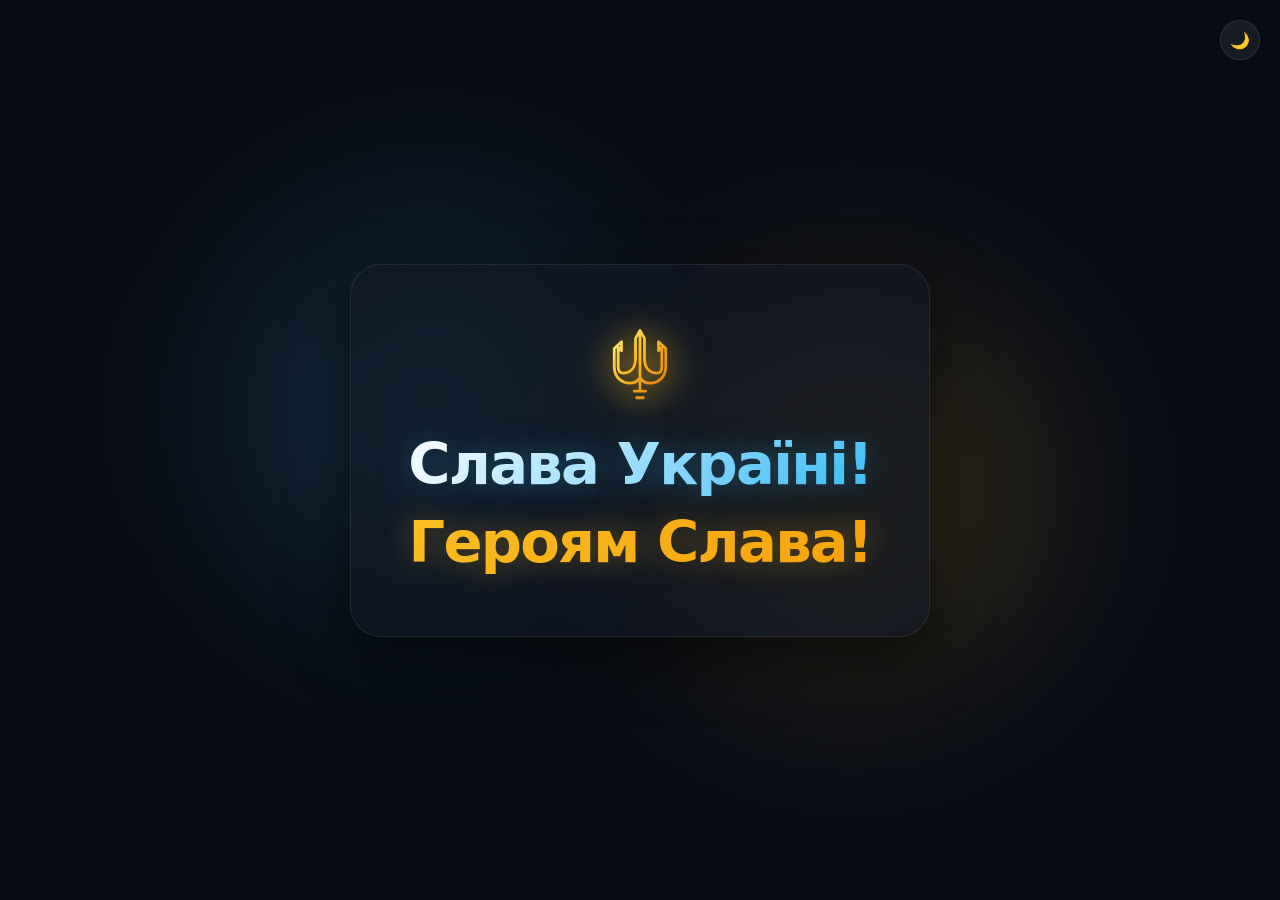
<file: index.html>
<!DOCTYPE html>
<html lang="uk">
<head>
  <meta charset="UTF-8">
  <meta name="viewport" content="width=device-width, initial-scale=1.0">
  <title>Слава Україні! — Героям Слава!</title>
  <meta name="description" content="Слава Україні! Героям Слава!">
  <script>
    (function () {
      try {
        var savedTheme = localStorage.getItem('slava_theme') || 'dark';
        document.documentElement.setAttribute('data-theme', savedTheme);
      } catch (e) {
        document.documentElement.setAttribute('data-theme', 'dark');
      }
    })();
  </script>
  <style>
    :root {
      --bg: #090d16;
      --card-bg: rgba(18, 24, 38, 0.65);
      --card-border: rgba(255, 255, 255, 0.08);
      --card-shadow: 0 20px 60px rgba(0, 0, 0, 0.6), 0 0 1px rgba(255, 255, 255, 0.2);
      
      --text-white: #ffffff;
      
      --ua-blue: #38bdf8;
      --ua-blue-deep: #0284c7;
      --ua-gold: #fbbf24;
      --ua-gold-deep: #f59e0b;

      --glow-blue: rgba(56, 189, 248, 0.24);
      --glow-gold: rgba(251, 191, 36, 0.24);
      --btn-bg: rgba(255, 255, 255, 0.06);
      --btn-hover: rgba(255, 255, 255, 0.12);
      --btn-border: rgba(255, 255, 255, 0.1);
    }

    [data-theme="light"] {
      --bg: #f8fafc;
      --card-bg: rgba(255, 255, 255, 0.88);
      --card-border: rgba(0, 0, 0, 0.07);
      --card-shadow: 0 20px 50px rgba(0, 0, 0, 0.08), 0 1px 3px rgba(0, 0, 0, 0.05);

      --text-white: #0f172a;

      --ua-blue: #0284c7;
      --ua-blue-deep: #0369a1;
      --ua-gold: #d97706;
      --ua-gold-deep: #b45309;

      --glow-blue: rgba(2, 132, 199, 0.16);
      --glow-gold: rgba(217, 119, 6, 0.16);
      --btn-bg: rgba(0, 0, 0, 0.04);
      --btn-hover: rgba(0, 0, 0, 0.08);
      --btn-border: rgba(0, 0, 0, 0.08);
    }

    * {
      box-sizing: border-box;
      margin: 0;
      padding: 0;
    }

    html, body {
      width: 100%;
      min-height: 100%;
    }

    body {
      font-family: system-ui, -apple-system, BlinkMacSystemFont, "Segoe UI", Roboto, sans-serif;
      background-color: var(--bg);
      color: var(--text-white);
      min-height: 100vh;
      display: flex;
      flex-direction: column;
      align-items: center;
      justify-content: center;
      padding: 24px 16px;
      position: relative;
      overflow: hidden;
      transition: background-color 0.3s ease, color 0.3s ease;
      -webkit-font-smoothing: antialiased;
    }

    /* Фонове анімоване світіння */
    .ambient-mesh {
      position: fixed;
      inset: 0;
      pointer-events: none;
      z-index: 0;
      overflow: hidden;
    }
    .orb-blue {
      position: absolute;
      top: 15%;
      left: 12%;
      width: clamp(280px, 45vw, 550px);
      height: clamp(280px, 45vw, 550px);
      background: radial-gradient(circle, var(--glow-blue) 0%, transparent 70%);
      filter: blur(80px);
      animation: floatOrb 12s ease-in-out infinite alternate;
    }
    .orb-gold {
      position: absolute;
      bottom: 15%;
      right: 12%;
      width: clamp(280px, 45vw, 550px);
      height: clamp(280px, 45vw, 550px);
      background: radial-gradient(circle, var(--glow-gold) 0%, transparent 70%);
      filter: blur(80px);
      animation: floatOrb 14s ease-in-out infinite alternate-reverse;
    }

    @keyframes floatOrb {
      0% { transform: translate(0, 0) scale(1); }
      100% { transform: translate(30px, -40px) scale(1.15); }
    }

    /* Кнопка теми */
    .top-bar {
      position: absolute;
      top: 20px;
      right: 20px;
      z-index: 10;
    }
    .btn-toggle {
      display: inline-flex;
      align-items: center;
      justify-content: center;
      width: 40px;
      height: 40px;
      background: var(--btn-bg);
      border: 1px solid var(--btn-border);
      color: var(--text-white);
      border-radius: 50%;
      font-size: 1rem;
      cursor: pointer;
      backdrop-filter: blur(12px);
      -webkit-backdrop-filter: blur(12px);
      transition: all 0.2s ease;
      user-select: none;
    }
    .btn-toggle:hover {
      background: var(--btn-hover);
      transform: translateY(-1px) scale(1.05);
    }

    /* Центральна картка */
    .stage-card {
      position: relative;
      z-index: 1;
      width: 100%;
      max-width: 580px;
      background: var(--card-bg);
      border: 1px solid var(--card-border);
      border-radius: 32px;
      padding: clamp(36px, 8vw, 60px) clamp(24px, 6vw, 48px);
      backdrop-filter: blur(20px);
      -webkit-backdrop-filter: blur(20px);
      box-shadow: var(--card-shadow);
      text-align: center;
      display: flex;
      flex-direction: column;
      align-items: center;
      animation: cardAppear 0.8s cubic-bezier(0.16, 1, 0.3, 1) forwards;
    }

    @keyframes cardAppear {
      from {
        opacity: 0;
        transform: translateY(20px) scale(0.96);
      }
      to {
        opacity: 1;
        transform: translateY(0) scale(1);
      }
    }

    /* Герб (Тризуб) */
    .emblem-wrap {
      position: relative;
      width: 80px;
      height: 80px;
      display: flex;
      align-items: center;
      justify-content: center;
      margin-bottom: 28px;
    }
    .emblem-halo {
      position: absolute;
      inset: -14px;
      background: radial-gradient(circle, var(--glow-gold) 0%, transparent 75%);
      border-radius: 50%;
      filter: blur(14px);
      animation: pulseHalo 4s ease-in-out infinite alternate;
    }
    @keyframes pulseHalo {
      0% { opacity: 0.6; transform: scale(0.9); }
      100% { opacity: 1; transform: scale(1.25); }
    }
    .emblem-svg {
      width: 56px;
      height: 76px;
      position: relative;
      filter: drop-shadow(0 4px 14px rgba(251, 191, 36, 0.45));
      transition: transform 0.3s cubic-bezier(0.34, 1.56, 0.64, 1);
    }
    .stage-card:hover .emblem-svg {
      transform: scale(1.08);
    }

    /* Заголовки */
    .motto-group {
      display: flex;
      flex-direction: column;
      gap: 14px;
      margin-bottom: 0;
    }

    .line-call {
      font-size: clamp(2.3rem, 7.5vw, 3.6rem);
      font-weight: 900;
      line-height: 1.12;
      letter-spacing: -0.03em;
      background: linear-gradient(135deg, #ffffff 10%, var(--ua-blue) 100%);
      -webkit-background-clip: text;
      -webkit-text-fill-color: transparent;
      text-shadow: 0 0 32px rgba(56, 189, 248, 0.35);
    }

    [data-theme="light"] .line-call {
      background: linear-gradient(135deg, #0f172a 30%, var(--ua-blue-deep) 100%);
      -webkit-background-clip: text;
      -webkit-text-fill-color: transparent;
      text-shadow: none;
    }

    .line-response {
      font-size: clamp(2.3rem, 7.5vw, 3.6rem);
      font-weight: 900;
      line-height: 1.12;
      letter-spacing: -0.03em;
      background: linear-gradient(135deg, var(--ua-gold) 0%, var(--ua-gold-deep) 100%);
      -webkit-background-clip: text;
      -webkit-text-fill-color: transparent;
      text-shadow: 0 0 32px rgba(251, 191, 36, 0.35);
    }

    [data-theme="light"] .line-response {
      background: linear-gradient(135deg, #b45309 0%, #d97706 100%);
      -webkit-background-clip: text;
      -webkit-text-fill-color: transparent;
      text-shadow: none;
    }

    /* Адаптація для маленьких екранів */
    @media (max-width: 480px) {
      .stage-card {
        padding: 38px 20px;
        border-radius: 24px;
      }
      .emblem-wrap {
        margin-bottom: 22px;
      }
    }
  </style>
</head>
<body>

  <!-- М'яке фонове сяйво -->
  <div class="ambient-mesh" aria-hidden="true">
    <div class="orb-blue"></div>
    <div class="orb-gold"></div>
  </div>

  <!-- Кнопка теми (світла / темна) -->
  <div class="top-bar">
    <button id="btn-theme" class="btn-toggle" title="Змінити тему">
      <span id="theme-icon">🌙</span>
    </button>
  </div>

  <!-- Головна картка -->
  <main class="stage-card">
    
    <!-- Векторний Державний Герб України (Тризуб) -->
    <div class="emblem-wrap" aria-label="Герб України">
      <div class="emblem-halo"></div>
      <svg class="emblem-svg" viewBox="0 0 100 135" fill="none" xmlns="http://www.w3.org/2000/svg">
        <defs>
          <linearGradient id="tryzubGrad" x1="0%" y1="0%" x2="100%" y2="100%">
            <stop offset="0%" stop-color="#fef08a"/>
            <stop offset="40%" stop-color="#fbbf24"/>
            <stop offset="100%" stop-color="#d97706"/>
          </linearGradient>
        </defs>
        <!-- Центральний та бічні елементи Тризуба -->
        <path d="M50 6 L50 84 M50 6 L42 20 L42 56 C42 74 32 82 20 82 C14 82 11 78 11 70 L11 36 L17 42 L17 26 L4 38 L4 70 C4 88 16 100 32 100 C40 100 46 96 50 90 C54 96 60 100 68 100 C84 100 96 88 96 70 L96 38 L83 26 L83 42 L89 36 L89 70 C89 78 86 82 80 82 C68 82 58 74 58 56 L58 20 Z M50 84 L50 114 M40 114 L60 114 M44 126 L56 126" 
              stroke="url(#tryzubGrad)" 
              stroke-width="5" 
              stroke-linecap="round" 
              stroke-linejoin="round"/>
      </svg>
    </div>

    <!-- Заповітні слова -->
    <div class="motto-group">
      <h1 class="line-call">Слава Україні!</h1>
      <h2 class="line-response">Героям Слава!</h2>
    </div>

  </main>

  <script>
    (function () {
      const themeBtn = document.getElementById('btn-theme');
      const themeIcon = document.getElementById('theme-icon');

      function updateThemeIcon(t) {
        if (themeIcon) {
          themeIcon.textContent = t === 'light' ? '☀️' : '🌙';
        }
      }

      const initialTheme = document.documentElement.getAttribute('data-theme') || 'dark';
      updateThemeIcon(initialTheme);

      if (themeBtn) {
        themeBtn.addEventListener('click', function () {
          const current = document.documentElement.getAttribute('data-theme') || 'dark';
          const next = current === 'dark' ? 'light' : 'dark';
          document.documentElement.setAttribute('data-theme', next);
          try {
            localStorage.setItem('slava_theme', next);
          } catch (e) {}
          updateThemeIcon(next);
        });
      }
    })();
  </script>
</body>
</html>
</file>
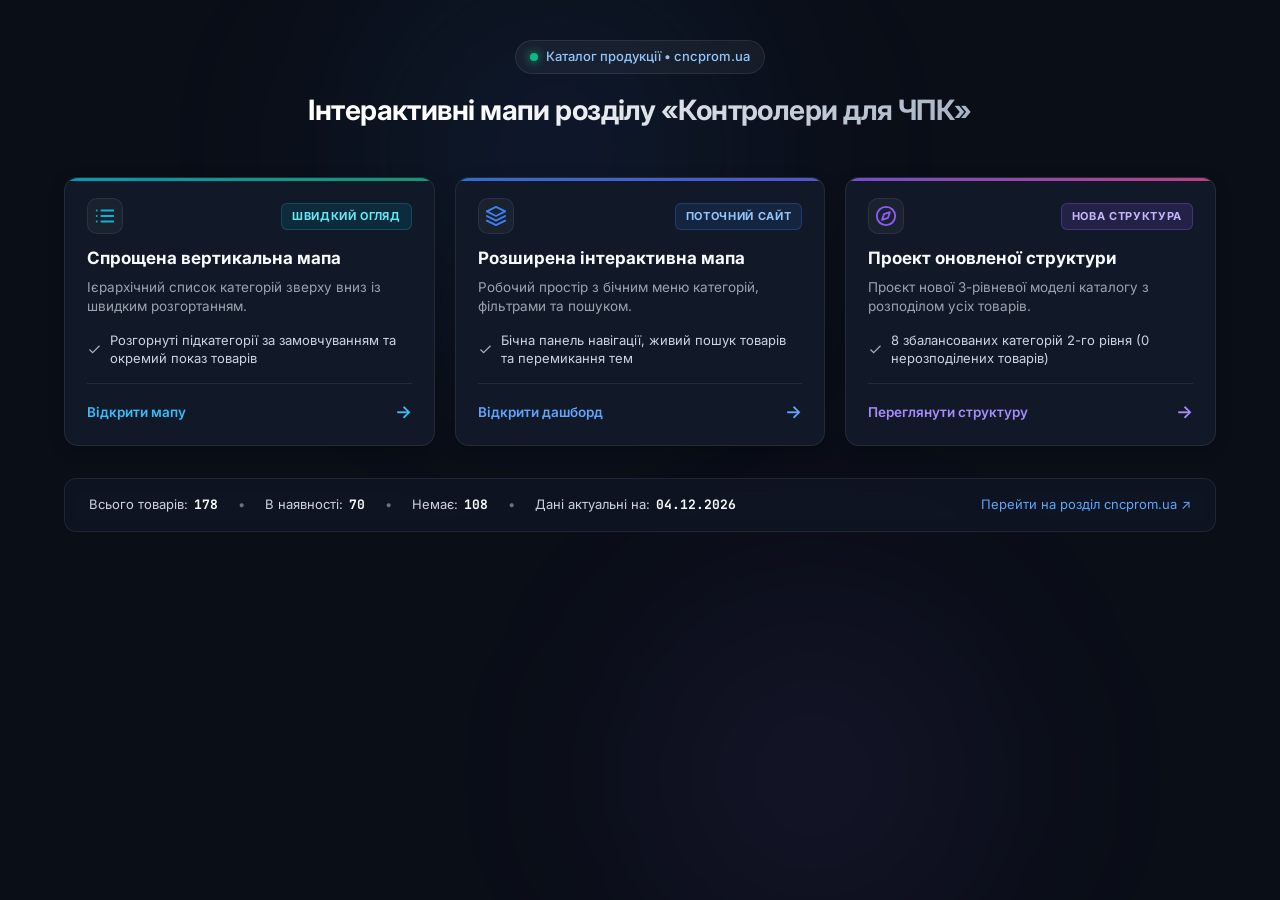
<file: cnc/map/index.html>
<!DOCTYPE html>

<html lang="uk">

<head>
  <meta charset="UTF-8">
  <meta name="viewport" content="width=device-width, initial-scale=1.0">
  <title>Контролери для ЧПК — Навігатор мап каталогу</title>
  <link rel="preconnect" href="https://fonts.googleapis.com">
  <link rel="preconnect" href="https://fonts.gstatic.com" crossorigin>
  <link
    href="https://fonts.googleapis.com/css2?family=Inter:wght@400;500;600;700;800&family=JetBrains+Mono:wght@400;500;600&display=swap"
    rel="stylesheet">
  <style>
    :root {
      --bg-base: #0a0e17;
      --bg-surface: #111827;
      --bg-surface-hover: #182235;
      --border-subtle: rgba(255, 255, 255, 0.08);
      --border-hover: rgba(255, 255, 255, 0.2);
      --text-primary: #f9fafb;
      --text-secondary: #9ca3af;
      --text-muted: #6b7280;

      --accent-simple: #06b6d4;
      --accent-simple-glow: rgba(6, 182, 212, 0.2);
      --accent-full: #3b82f6;
      --accent-full-glow: rgba(59, 130, 246, 0.2);
      --accent-new: #8b5cf6;
      --accent-new-glow: rgba(139, 92, 246, 0.25);
    }

    * {
      box-sizing: border-box;
      margin: 0;
      padding: 0;
    }

    body {
      font-family: 'Inter', system-ui, -apple-system, sans-serif;
      background-color: var(--bg-base);
      color: var(--text-primary);
      min-height: 100vh;
      display: flex;
      flex-direction: column;
      line-height: 1.5;
      position: relative;
      overflow-x: hidden;
    }

    /* Декоративні фонові градієнти */
    body::before {
      content: '';
      position: fixed;
      top: -150px;
      left: 20%;
      width: 600px;
      height: 600px;
      background: radial-gradient(circle, rgba(59, 130, 246, 0.12) 0%, transparent 70%);
      filter: blur(80px);
      pointer-events: none;
      z-index: 0;
    }

    body::after {
      content: '';
      position: fixed;
      bottom: -150px;
      right: 15%;
      width: 550px;
      height: 550px;
      background: radial-gradient(circle, rgba(139, 92, 246, 0.1) 0%, transparent 70%);
      filter: blur(80px);
      pointer-events: none;
      z-index: 0;
    }

    .container {
      max-width: 1200px;
      width: 100%;
      margin: 0 auto;
      padding: 40px 24px;
      position: relative;
      z-index: 1;
      flex: 1;
      display: flex;
      flex-direction: column;
    }

    /* Шапка */
    .header {
      margin-bottom: 48px;
      text-align: center;
    }

    .badge-top {
      display: inline-flex;
      align-items: center;
      gap: 8px;
      padding: 6px 14px;
      border-radius: 9999px;
      background: rgba(255, 255, 255, 0.05);
      border: 1px solid var(--border-subtle);
      color: #93c5fd;
      font-size: 13px;
      font-weight: 500;
      margin-bottom: 18px;
      backdrop-filter: blur(8px);
    }

    .badge-dot {
      width: 8px;
      height: 8px;
      border-radius: 50%;
      background: #10b981;
      box-shadow: 0 0 10px #10b981;
    }

    .header h1 {
      font-size: clamp(20px, 3vw, 28px);
      font-weight: 700;
      letter-spacing: -0.02em;
      line-height: 1.35;
      max-width: 850px;
      margin: 0 auto;
      background: linear-gradient(135deg, #ffffff 30%, #94a3b8 100%);
      -webkit-background-clip: text;
      -webkit-text-fill-color: transparent;
    }

    /* Сітка карток */
    .cards-grid {
      display: grid;
      grid-template-columns: repeat(auto-fit, minmax(300px, 1fr));
      gap: 20px;
      margin-bottom: 32px;
    }

    .card {
      background: var(--bg-surface);
      border: 1px solid var(--border-subtle);
      border-radius: 14px;
      padding: 20px 22px;
      text-decoration: none;
      color: inherit;
      display: flex;
      flex-direction: column;
      justify-content: space-between;
      position: relative;
      overflow: hidden;
      transition: all 0.25s cubic-bezier(0.4, 0, 0.2, 1);
      box-shadow: 0 4px 16px rgba(0, 0, 0, 0.2);
    }

    .card::before {
      content: '';
      position: absolute;
      top: 0;
      left: 0;
      right: 0;
      height: 3px;
      opacity: 0.8;
      transition: opacity 0.28s ease, height 0.28s ease;
    }

    .card.card-simple::before {
      background: linear-gradient(90deg, #06b6d4, #10b981);
    }

    .card.card-full::before {
      background: linear-gradient(90deg, #3b82f6, #6366f1);
    }

    .card.card-new::before {
      background: linear-gradient(90deg, #8b5cf6, #ec4899);
    }

    .card:hover {
      transform: translateY(-4px);
      background: var(--bg-surface-hover);
      border-color: var(--border-hover);
      box-shadow: 0 14px 28px rgba(0, 0, 0, 0.35);
    }

    .card:hover::before {
      height: 4px;
      opacity: 1;
    }

    .card.card-simple:hover {
      box-shadow: 0 14px 28px var(--accent-simple-glow);
    }

    .card.card-full:hover {
      box-shadow: 0 14px 28px var(--accent-full-glow);
    }

    .card.card-new:hover {
      box-shadow: 0 14px 28px var(--accent-new-glow);
    }

    /* Верхня частина картки */
    .card-header {
      display: flex;
      align-items: center;
      justify-content: space-between;
      margin-bottom: 12px;
    }

    .card-icon-box {
      width: 36px;
      height: 36px;
      border-radius: 10px;
      display: flex;
      align-items: center;
      justify-content: center;
      background: rgba(255, 255, 255, 0.04);
      border: 1px solid var(--border-subtle);
    }

    .card-simple .card-icon-box svg {
      color: var(--accent-simple);
    }

    .card-full .card-icon-box svg {
      color: var(--accent-full);
    }

    .card-new .card-icon-box svg {
      color: var(--accent-new);
    }

    .card-tag {
      font-size: 11px;
      text-transform: uppercase;
      font-weight: 700;
      letter-spacing: 0.06em;
      padding: 4px 10px;
      border-radius: 6px;
    }

    .card-simple .card-tag {
      background: rgba(6, 182, 212, 0.12);
      color: #67e8f9;
      border: 1px solid rgba(6, 182, 212, 0.25);
    }

    .card-full .card-tag {
      background: rgba(59, 130, 246, 0.12);
      color: #93c5fd;
      border: 1px solid rgba(59, 130, 246, 0.25);
    }

    .card-new .card-tag {
      background: rgba(139, 92, 246, 0.15);
      color: #c4b5fd;
      border: 1px solid rgba(139, 92, 246, 0.3);
    }

    .card-title {
      font-size: 17px;
      font-weight: 700;
      color: var(--text-primary);
      margin-bottom: 6px;
    }

    .card-desc {
      font-size: 13.5px;
      color: var(--text-secondary);
      margin-bottom: 14px;
      line-height: 1.45;
    }

    /* Перелік переваг/особливостей */
    .card-features {
      list-style: none;
      margin-bottom: 16px;
      display: flex;
      flex-direction: column;
      gap: 8px;
    }

    .card-features li {
      font-size: 13px;
      color: #cbd5e1;
      display: flex;
      align-items: center;
      gap: 8px;
      line-height: 1.4;
    }

    .card-features svg {
      flex-shrink: 0;
      width: 15px;
      height: 15px;
      opacity: 0.8;
    }

    /* Підвал картки (кнопка) */
    .card-action {
      padding-top: 14px;
      border-top: 1px solid var(--border-subtle);
      display: flex;
      align-items: center;
      justify-content: space-between;
      font-size: 13.5px;
      font-weight: 600;
      transition: gap 0.2s ease;
    }

    .card-simple .card-action {
      color: #38bdf8;
    }

    .card-full .card-action {
      color: #60a5fa;
    }

    .card-new .card-action {
      color: #a78bfa;
    }

    .card-arrow {
      font-size: 18px;
      transition: transform 0.2s ease;
    }

    .card:hover .card-arrow {
      transform: translateX(6px);
    }

    /* Додаткова інформаційна смужка */
    .info-bar {
      background: rgba(17, 24, 39, 0.7);
      border: 1px solid var(--border-subtle);
      border-radius: 12px;
      padding: 16px 24px;
      display: flex;
      align-items: center;
      justify-content: space-between;
      flex-wrap: wrap;
      gap: 16px;
      font-size: 13px;
      color: var(--text-muted);
      backdrop-filter: blur(8px);
    }

    .info-stats {
      display: flex;
      align-items: center;
      gap: 20px;
      flex-wrap: wrap;
    }

    .info-stat-item {
      display: flex;
      align-items: center;
      gap: 6px;
      color: #cbd5e1;
    }

    .info-stat-item strong {
      color: #f8fafc;
      font-family: 'JetBrains Mono', monospace;
    }

    .site-link {
      color: #60a5fa;
      text-decoration: none;
      display: inline-flex;
      align-items: center;
      gap: 6px;
      transition: color 0.2s;
    }

    .site-link:hover {
      color: #93c5fd;
      text-decoration: underline;
    }

    @media (max-width: 768px) {
      .container {
        padding: 24px 16px;
      }

      .cards-grid {
        grid-template-columns: 1fr;
      }

      .info-bar {
        flex-direction: column;
        align-items: flex-start;
      }
    }
  </style>
</head>

<body>

  <div class="container">
    <!-- Верхній блок -->
    <header class="header">
      <div class="badge-top">
        <span class="badge-dot"></span>
        Каталог продукції • cncprom.ua
      </div>
      <h1>Інтерактивні мапи розділу «Контролери для ЧПК»</h1>
    </header>

    <!-- 3 Картки посилань -->
    <main class="cards-grid">

      <!-- 1. Спрощена вертикальна мапа -->
      <a href="kontroleri_chpk_simple.html" class="card card-simple">
        <div>
          <div class="card-header">
            <div class="card-icon-box">
              <svg width="22" height="22" viewBox="0 0 24 24" fill="none" stroke="currentColor" stroke-width="2"
                stroke-linecap="round" stroke-linejoin="round">
                <line x1="8" y1="6" x2="21" y2="6"></line>
                <line x1="8" y1="12" x2="21" y2="12"></line>
                <line x1="8" y1="18" x2="21" y2="18"></line>
                <line x1="3" y1="6" x2="3.01" y2="6"></line>
                <line x1="3" y1="12" x2="3.01" y2="12"></line>
                <line x1="3" y1="18" x2="3.01" y2="18"></line>
              </svg>
            </div>
            <span class="card-tag">Швидкий огляд</span>
          </div>

          <h2 class="card-title">Спрощена вертикальна мапа</h2>
          <p class="card-desc">
            Ієрархічний список категорій зверху вниз із швидким розгортанням.
          </p>

          <ul class="card-features">
            <li>
              <svg viewBox="0 0 24 24" fill="none" stroke="currentColor" stroke-width="2">
                <polyline points="20 6 9 17 4 12"></polyline>
              </svg>
              Розгорнуті підкатегорії за замовчуванням та окремий показ товарів
            </li>
          </ul>
        </div>

        <div class="card-action">
          <span>Відкрити мапу</span>
          <span class="card-arrow">→</span>
        </div>
      </a>

      <!-- 2. Розширена інтерактивна мапа -->
      <a href="kontroleri_chpk.html" class="card card-full">
        <div>
          <div class="card-header">
            <div class="card-icon-box">
              <svg width="22" height="22" viewBox="0 0 24 24" fill="none" stroke="currentColor" stroke-width="2"
                stroke-linecap="round" stroke-linejoin="round">
                <polygon points="12 2 2 7 12 12 22 7 12 2"></polygon>
                <polyline points="2 17 12 22 22 17"></polyline>
                <polyline points="2 12 12 17 22 12"></polyline>
              </svg>
            </div>
            <span class="card-tag">Поточний сайт</span>
          </div>

          <h2 class="card-title">Розширена інтерактивна мапа</h2>
          <p class="card-desc">
            Робочий простір з бічним меню категорій, фільтрами та пошуком.
          </p>

          <ul class="card-features">
            <li>
              <svg viewBox="0 0 24 24" fill="none" stroke="currentColor" stroke-width="2">
                <polyline points="20 6 9 17 4 12"></polyline>
              </svg>
              Бічна панель навігації, живий пошук товарів та перемикання тем
            </li>
          </ul>
        </div>

        <div class="card-action">
          <span>Відкрити дашборд</span>
          <span class="card-arrow">→</span>
        </div>
      </a>

      <!-- 3. Проект оновленої структури -->
      <a href="kontroleri_chpk_onovlenij.html" class="card card-new">
        <div>
          <div class="card-header">
            <div class="card-icon-box">
              <svg width="22" height="22" viewBox="0 0 24 24" fill="none" stroke="currentColor" stroke-width="2"
                stroke-linecap="round" stroke-linejoin="round">
                <circle cx="12" cy="12" r="10"></circle>
                <polygon points="16.24 7.76 14.12 14.12 7.76 16.24 9.88 9.88 16.24 7.76"></polygon>
              </svg>
            </div>
            <span class="card-tag">Нова структура</span>
          </div>

          <h2 class="card-title">Проект оновленої структури</h2>
          <p class="card-desc">
            Проєкт нової 3-рівневої моделі каталогу з розподілом усіх товарів.
          </p>

          <ul class="card-features">
            <li>
              <svg viewBox="0 0 24 24" fill="none" stroke="currentColor" stroke-width="2">
                <polyline points="20 6 9 17 4 12"></polyline>
              </svg>
              8 збалансованих категорій 2-го рівня (0 нерозподілених товарів)
            </li>
          </ul>
        </div>

        <div class="card-action">
          <span>Переглянути структуру</span>
          <span class="card-arrow">→</span>
        </div>
      </a>

    </main>

    <!-- Нижня інформаційна плашка -->
    <footer class="info-bar">
      <div class="info-stats">
        <span class="info-stat-item">Всього товарів: <strong>178</strong></span>
        <span>•</span>
        <span class="info-stat-item">В наявності: <strong>70</strong></span>
        <span>•</span>
        <span class="info-stat-item">Немає: <strong>108</strong></span>
        <span>•</span>
        <span class="info-stat-item">Дані актуальні на: <strong id="current-date">09.09.2026</strong></span>
      </div>

      <a href="https://cncprom.ua/ua/g1022485-kontroleri-dlya-chpu" target="_blank" rel="noopener noreferrer"
        class="site-link">
        Перейти на розділ cncprom.ua ↗
      </a>
    </footer>
  </div>

  <script>
    (function () {
      try {
        const d = new Date();
        const day = String(d.getDate()).padStart(2, '0');
        const month = String(d.getMonth() + 1).padStart(2, '0');
        const year = d.getFullYear();
        const el = document.getElementById('current-date');
        if (el) el.textContent = `${day}.${month}.${year}`;
      } catch (e) { }
    })();
  </script>
</body>

</html>
</file>
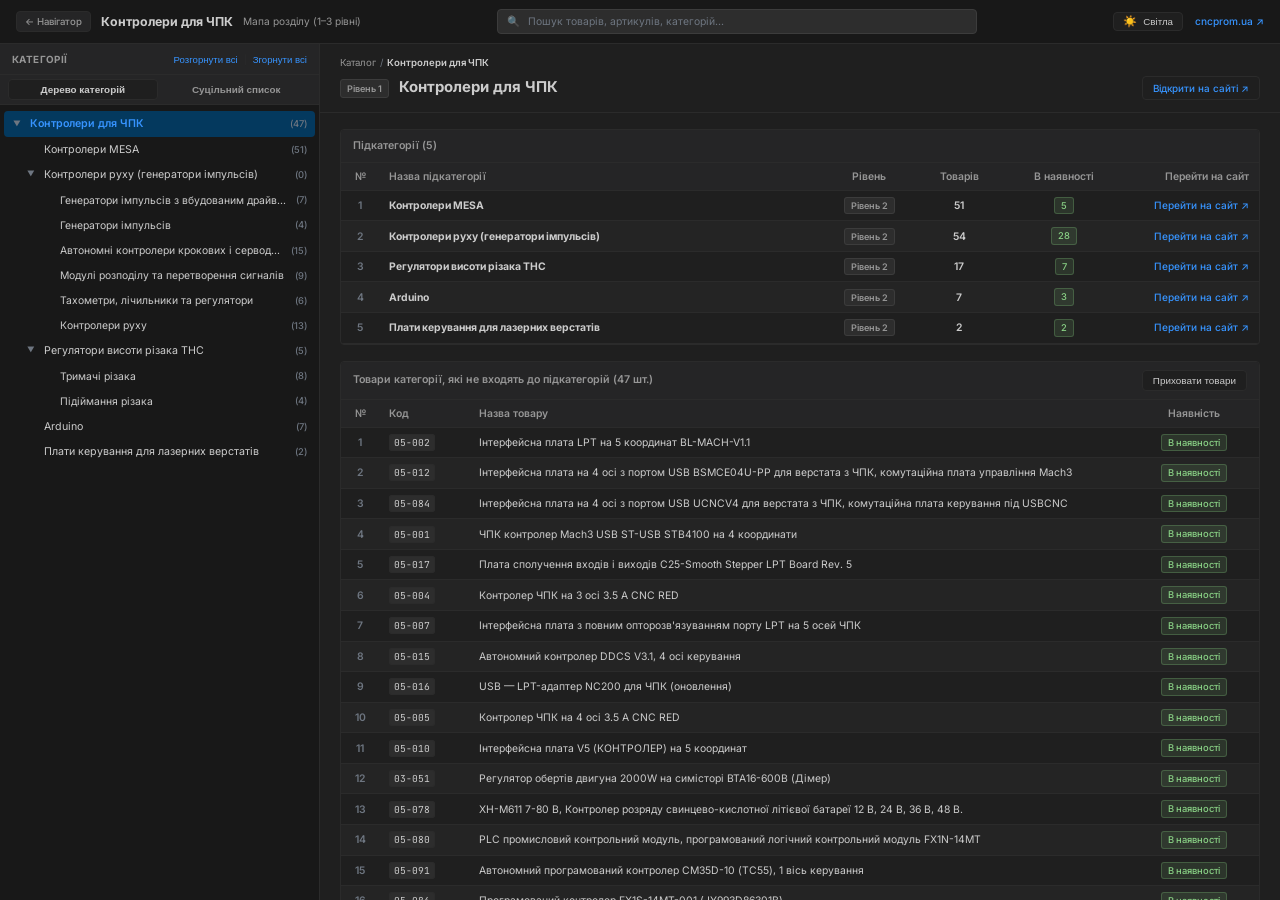
<file: cnc/map/kontroleri_chpk.html>
<!DOCTYPE html>
<html lang="uk">
<head>
  <meta charset="UTF-8">
  <meta name="viewport" content="width=device-width, initial-scale=1.0">
  <title>Каталог: Контролери для ЧПК (1–3 рівні)</title>
  
  <link rel="preconnect" href="https://fonts.googleapis.com">
  <link rel="preconnect" href="https://fonts.gstatic.com" crossorigin>
  <link href="https://fonts.googleapis.com/css2?family=Inter:wght@400;500;600;700&family=JetBrains+Mono:wght@400;500&display=swap" rel="stylesheet">
  
  <link rel="stylesheet" href="style.css">
  <script>
    (function() {
      try {
        var savedTheme = localStorage.getItem('theme');
        if (savedTheme === 'light') {
          document.documentElement.setAttribute('data-theme', 'light');
        } else {
          document.documentElement.setAttribute('data-theme', 'dark');
        }
      } catch (e) {
        document.documentElement.setAttribute('data-theme', 'dark');
      }
    })();
  </script>
</head>
<body>

  <!-- Проста ділова шапка -->
  <header class="app-header">
    <div class="header-left">
      <a href="index.html" class="btn-back-header" title="Повернутися до головного навігатора">← Навігатор</a>
      <span class="catalog-title">Контролери для ЧПК</span>
      <span class="catalog-subtitle">Мапа розділу (1–3 рівні)</span>
    </div>
    <div class="header-center">
      <div class="search-wrap">
        <span class="search-icon">🔍</span>
        <input type="text" id="search-input" class="header-search-input" placeholder="Пошук товарів, артикулів, категорій...">
        <button id="btn-clear-search" class="btn-clear-search" title="Очистити пошук (Esc)" style="display: none;">✕</button>
      </div>
    </div>
    <div class="header-right">
      <button id="btn-theme-toggle" class="btn-theme-toggle" title="Перемкнути тему оформлення (світла / темна)">
        <span class="theme-icon">🌙</span> <span class="theme-text">Темна</span>
      </button>
      <a href="https://cncprom.ua/ua/g1022485-kontroleri-dlya-chpu" target="_blank" rel="noopener noreferrer" class="link-site">
        cncprom.ua ↗
      </a>
    </div>
  </header>

  <!-- Робочий простір: меню зліва + вміст праворуч -->
  <div class="workspace">

    <!-- ЛІВЕ МЕНЮ КАТЕГОРІЙ -->
    <aside class="sidebar">
      <div class="sidebar-top">
        <span class="sidebar-label">Категорії</span>
        <div class="sidebar-tools">
          <button id="btn-expand-all" class="btn-link" title="Розгорнути всі підкатегорії в меню">Розгорнути всі</button>
          <span class="divider">|</span>
          <button id="btn-collapse-all" class="btn-link" title="Згорнути всі підкатегорії в меню">Згорнути всі</button>
        </div>
      </div>

      <!-- Перемикач: Дерево категорій або Суцільний список -->
      <div class="sidebar-tabs">
        <button id="tab-selected" class="tab-btn active">Дерево категорій</button>
        <button id="tab-all" class="tab-btn">Суцільний список</button>
      </div>

      <!-- Деревоподібний список категорій -->
      <nav class="category-tree" id="category-tree">
        <!-- Генерується через app.js -->
      </nav>
    </aside>

    <!-- ПРАВА ОСНОВНА ЧАСТИНА -->
    <main class="main-content">

      <!-- Панель поточної категорії / хлібні крихти -->
      <div class="category-header" id="category-header">
        <div class="breadcrumbs" id="breadcrumbs">
          <span>Каталог</span>
        </div>
        <div class="title-row">
          <div class="title-wrap">
            <span id="cat-level-badge" class="level-tag">Рівень 1</span>
            <h2 id="cat-heading" class="cat-title">Контролери для ЧПК</h2>
          </div>
          <div class="title-actions">
            <a id="cat-site-link" href="#" target="_blank" rel="noopener noreferrer" class="btn-site">
              Відкрити на сайті ↗
            </a>
          </div>
        </div>

        <!-- Незалежне керування показом товарів для кожного рівня -->
        <div class="level-toggles-bar" id="level-toggles-bar">
          <span class="toggles-label">Товари:</span>
          <button id="btn-toggle-lvl-1" class="btn-lvl-toggle active" data-level="1">
            Рівень 1 (47 тов.): <span class="status-text">Показано</span>
          </button>
          <button id="btn-toggle-lvl-2" class="btn-lvl-toggle active" data-level="2">
            Рівень 2 (78 тов.): <span class="status-text">Показано</span>
          </button>
          <button id="btn-toggle-lvl-3" class="btn-lvl-toggle active" data-level="3">
            Рівень 3 (53 тов.): <span class="status-text">Показано</span>
          </button>
        </div>
      </div>

      <!-- Область контенту (таблиці) -->
      <div class="content-body" id="content-body">
        <!-- Генерується через app.js -->
      </div>

    </main>

  </div>

  <script src="data.js"></script>
  <script src="app.js"></script>
</body>
</html>
</file>
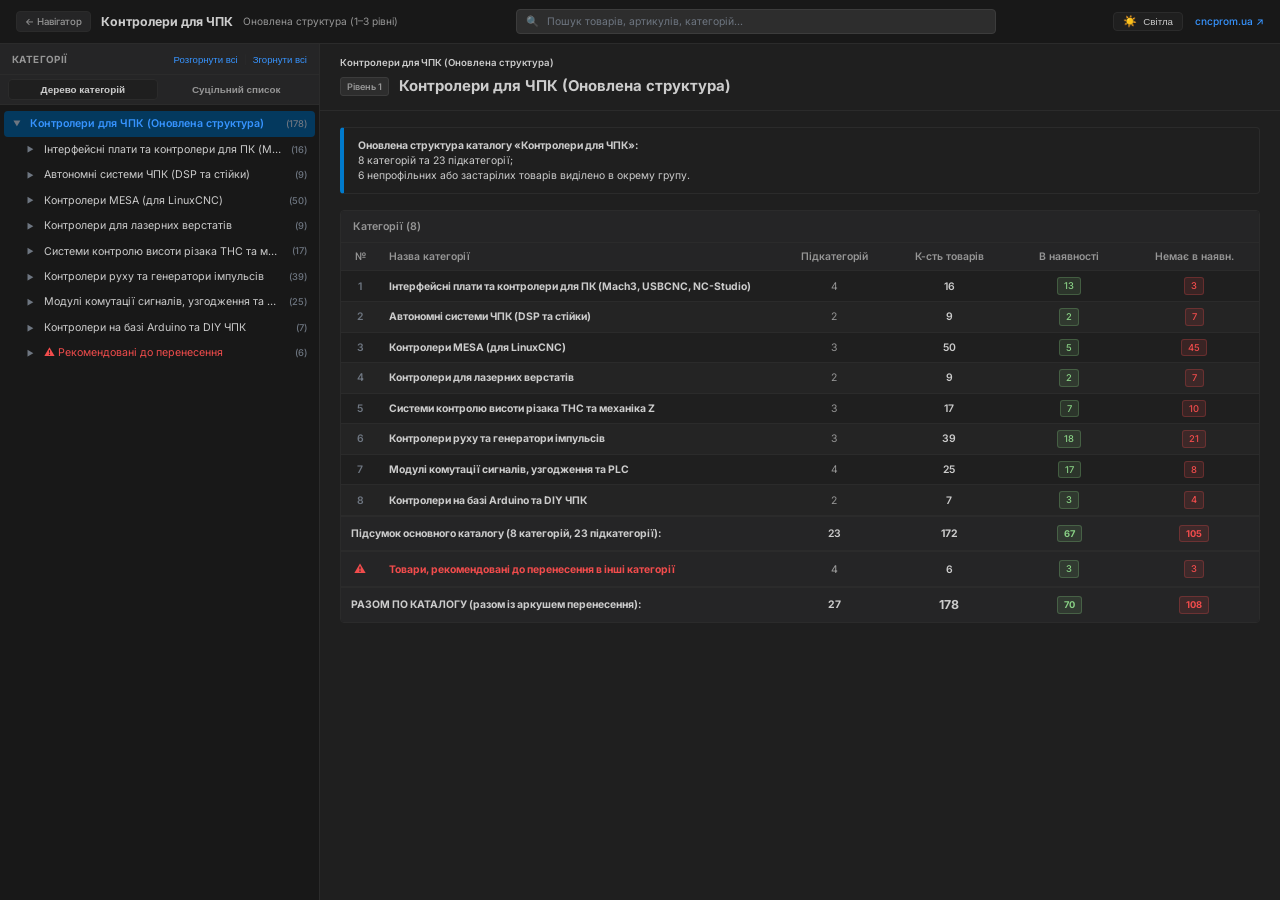
<file: cnc/map/kontroleri_chpk_onovlenij.html>
<!DOCTYPE html>
<html lang="uk">
<head>
  <meta charset="UTF-8">
  <meta name="viewport" content="width=device-width, initial-scale=1.0">
  <title>Оновлений каталог: Контролери для ЧПК (1–3 рівні)</title>
  
  <link rel="preconnect" href="https://fonts.googleapis.com">
  <link rel="preconnect" href="https://fonts.gstatic.com" crossorigin>
  <link href="https://fonts.googleapis.com/css2?family=Inter:wght@400;500;600;700&family=JetBrains+Mono:wght@400;500&display=swap" rel="stylesheet">
  
  <link rel="stylesheet" href="style.css">
  <script>
    (function() {
      try {
        var savedTheme = localStorage.getItem('theme');
        if (savedTheme === 'light') {
          document.documentElement.setAttribute('data-theme', 'light');
        } else {
          document.documentElement.setAttribute('data-theme', 'dark');
        }
      } catch (e) {
        document.documentElement.setAttribute('data-theme', 'dark');
      }
    })();
  </script>
</head>
<body>

  <!-- Проста ділова шапка -->
  <header class="app-header">
    <div class="header-left">
      <a href="index.html" class="btn-back-header" title="Повернутися до головного навігатора">← Навігатор</a>
      <span class="catalog-title">Контролери для ЧПК</span>
      <span class="catalog-subtitle">Оновлена структура (1–3 рівні)</span>
    </div>
    <div class="header-center">
      <div class="search-wrap">
        <span class="search-icon">🔍</span>
        <input type="text" id="search-input" class="header-search-input" placeholder="Пошук товарів, артикулів, категорій...">
        <button id="btn-clear-search" class="btn-clear-search" title="Очистити пошук (Esc)" style="display: none;">✕</button>
      </div>
    </div>
    <div class="header-right">
      <button id="btn-theme-toggle" class="btn-theme-toggle" title="Перемкнути тему оформлення (світла / темна)">
        <span class="theme-icon">🌙</span> <span class="theme-text">Темна</span>
      </button>
      <a href="https://cncprom.ua/ua/g1022485-kontroleri-dlya-chpu" target="_blank" rel="noopener noreferrer" class="link-site">
        cncprom.ua ↗
      </a>
    </div>
  </header>

  <!-- Робочий простір: меню зліва + вміст праворуч -->
  <div class="workspace">

    <!-- ЛІВЕ МЕНЮ КАТЕГОРІЙ -->
    <aside class="sidebar">
      <div class="sidebar-top">
        <span class="sidebar-label">Категорії</span>
        <div class="sidebar-tools">
          <button id="btn-expand-all" class="btn-link" title="Розгорнути всі підкатегорії в меню">Розгорнути всі</button>
          <span class="divider">|</span>
          <button id="btn-collapse-all" class="btn-link" title="Згорнути всі підкатегорії в меню">Згорнути всі</button>
        </div>
      </div>

      <!-- Перемикач: Дерево категорій або Суцільний список -->
      <div class="sidebar-tabs">
        <button id="tab-selected" class="tab-btn active">Дерево категорій</button>
        <button id="tab-all" class="tab-btn">Суцільний список</button>
      </div>

      <!-- Деревоподібний список категорій -->
      <nav class="category-tree" id="category-tree">
        <!-- Генерується через app_onovlenij.js -->
      </nav>
    </aside>

    <!-- ПРАВА ОСНОВНА ЧАСТИНА -->
    <main class="main-content">

      <!-- Панель поточної категорії / хлібні крихти -->
      <div class="category-header" id="category-header">
        <div class="breadcrumbs" id="breadcrumbs">
          <span>Каталог</span>
        </div>
        <div class="title-row">
          <div class="title-wrap">
            <span id="cat-level-badge" class="level-tag">Рівень 1</span>
            <h2 id="cat-heading" class="cat-title">Контролери для ЧПК</h2>
          </div>
          <!-- Посилання на сайт категорій 2 та 3 рівня НЕ потрібні, заголовок лаконічний -->
        </div>

        <!-- Незалежне керування показом товарів для суцільного списку (за замовчуванням приховане в режимі дерева) -->
        <div class="level-toggles-bar" id="level-toggles-bar" style="display: none;">
          <span class="toggles-label">Показ товарів:</span>
          <button id="btn-toggle-lvl-3" class="btn-lvl-toggle active" data-level="3">
            Основний каталог (172): <span class="status-text">Показано</span>
          </button>
          <button id="btn-toggle-transfer" class="btn-lvl-toggle active" data-level="transfer">
            До перенесення (6): <span class="status-text">Показано</span>
          </button>
        </div>
      </div>

      <!-- Область контенту (таблиці) -->
      <div class="content-body" id="content-body">
        <!-- Генерується через app_onovlenij.js -->
      </div>

    </main>

  </div>

  <!-- Підключення даних та логіки нової структури -->
  <script src="data_onovlenij.js"></script>
  <script src="app_onovlenij.js"></script>
</body>
</html>
</file>
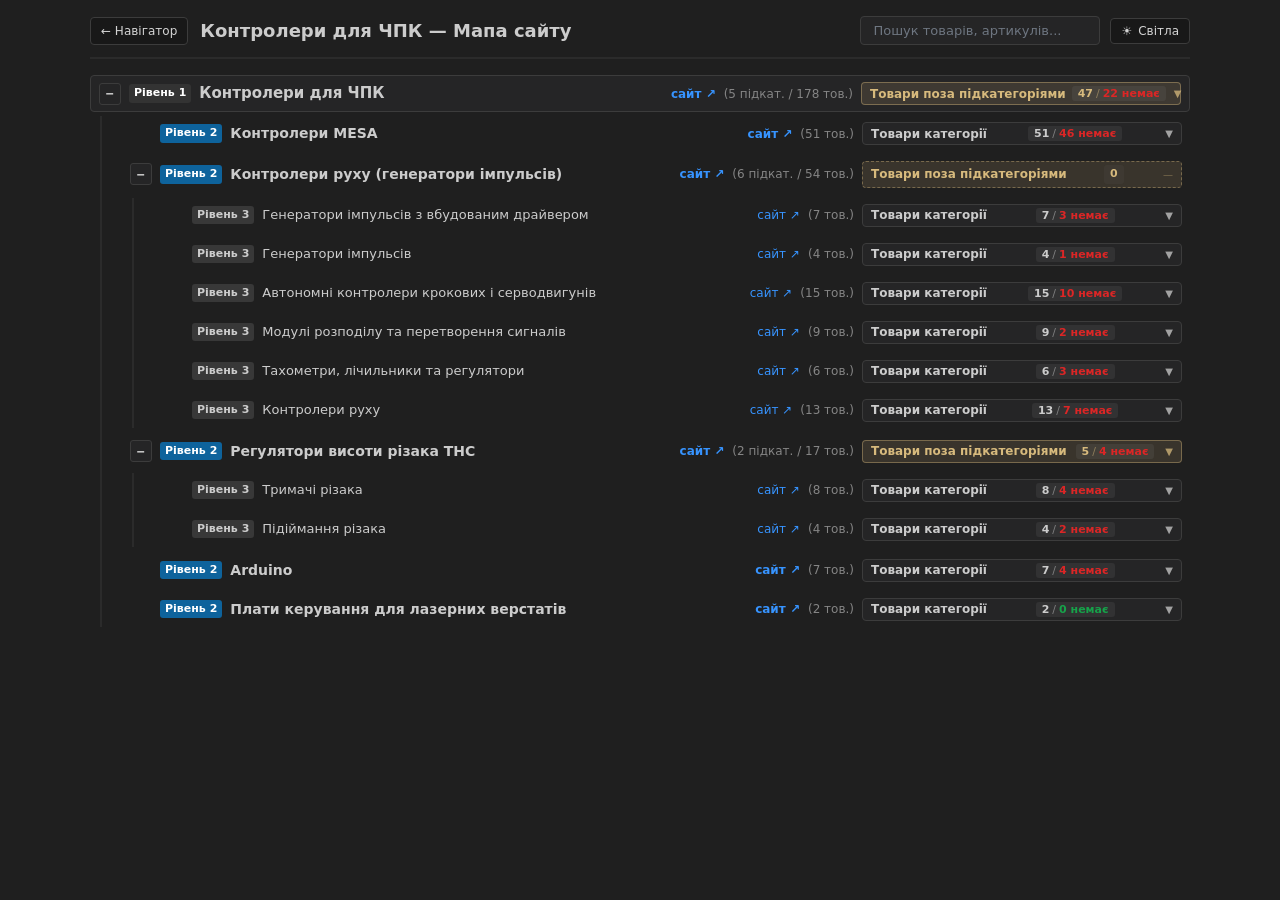
<file: cnc/map/kontroleri_chpk_simple.html>
<!DOCTYPE html>
<html lang="uk">
<head>
  <meta charset="UTF-8">
  <meta name="viewport" content="width=device-width, initial-scale=1.0">
  <title>Контролери для ЧПК — Мапа сайту</title>
  <link rel="stylesheet" href="style_simple.css">
  <script>
    (function () {
      try {
        var savedTheme = localStorage.getItem('theme_simple');
        if (savedTheme === 'light') {
          document.documentElement.setAttribute('data-theme', 'light');
        } else {
          document.documentElement.setAttribute('data-theme', 'dark');
        }
      } catch (e) {
        document.documentElement.setAttribute('data-theme', 'dark');
      }
    })();
  </script>
</head>
<body>

  <div class="container">
    <div class="top-bar">
      <div class="top-bar-title">
        <a href="index.html" class="btn-back" title="Повернутися до головного навігатора">← Навігатор</a>
        <h2>Контролери для ЧПК — Мапа сайту</h2>
      </div>
      <div class="top-bar-actions">
        <input type="text" id="search-input" class="search-input" placeholder="Пошук товарів, артикулів...">
        <button id="btn-theme-toggle" class="btn-theme-toggle" title="Перемкнути тему оформлення">
          <span class="theme-icon">🌙</span> <span class="theme-text">Темна</span>
        </button>
      </div>
    </div>

    <div id="tree" class="tree"></div>
  </div>

  <script src="data.js"></script>
  <script src="app_simple.js"></script>
</body>
</html>
</file>
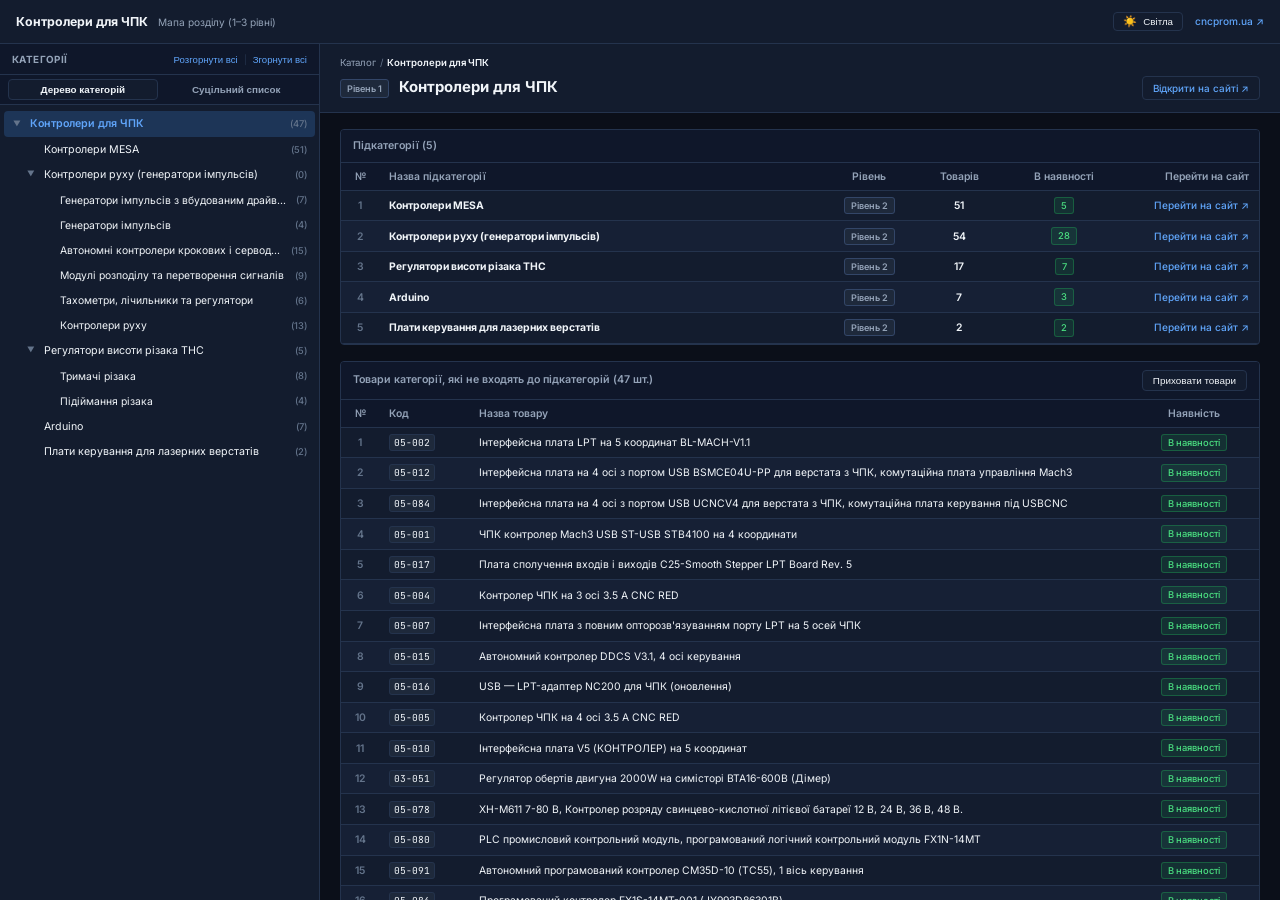
<file: cnc/proba/kontroleri_chpk.html>
<!DOCTYPE html>
<html lang="uk">
<head>
  <meta charset="UTF-8">
  <meta name="viewport" content="width=device-width, initial-scale=1.0">
  <title>Каталог: Контролери для ЧПК (1–3 рівні)</title>
  
  <link rel="preconnect" href="https://fonts.googleapis.com">
  <link rel="preconnect" href="https://fonts.gstatic.com" crossorigin>
  <link href="https://fonts.googleapis.com/css2?family=Inter:wght@400;500;600;700&family=JetBrains+Mono:wght@400;500&display=swap" rel="stylesheet">
  
  <link rel="stylesheet" href="style.css">
  <script>
    (function() {
      try {
        var savedTheme = localStorage.getItem('theme');
        if (savedTheme === 'dark' || (!savedTheme && window.matchMedia && window.matchMedia('(prefers-color-scheme: dark)').matches)) {
          document.documentElement.setAttribute('data-theme', 'dark');
        } else {
          document.documentElement.setAttribute('data-theme', 'light');
        }
      } catch (e) {}
    })();
  </script>
</head>
<body>

  <!-- Проста ділова шапка -->
  <header class="app-header">
    <div class="header-left">
      <span class="catalog-title">Контролери для ЧПК</span>
      <span class="catalog-subtitle">Мапа розділу (1–3 рівні)</span>
    </div>
    <div class="header-right">
      <button id="btn-theme-toggle" class="btn-theme-toggle" title="Перемкнути тему оформлення (світла / темна)">
        <span class="theme-icon">🌙</span> <span class="theme-text">Темна</span>
      </button>
      <a href="https://cncprom.ua/ua/g1022485-kontroleri-dlya-chpu" target="_blank" rel="noopener noreferrer" class="link-site">
        cncprom.ua ↗
      </a>
    </div>
  </header>

  <!-- Робочий простір: меню зліва + вміст праворуч -->
  <div class="workspace">

    <!-- ЛІВЕ МЕНЮ КАТЕГОРІЙ -->
    <aside class="sidebar">
      <div class="sidebar-top">
        <span class="sidebar-label">Категорії</span>
        <div class="sidebar-tools">
          <button id="btn-expand-all" class="btn-link" title="Розгорнути всі підкатегорії в меню">Розгорнути всі</button>
          <span class="divider">|</span>
          <button id="btn-collapse-all" class="btn-link" title="Згорнути всі підкатегорії в меню">Згорнути всі</button>
        </div>
      </div>

      <!-- Перемикач: Дерево категорій або Суцільний список -->
      <div class="sidebar-tabs">
        <button id="tab-selected" class="tab-btn active">Дерево категорій</button>
        <button id="tab-all" class="tab-btn">Суцільний список</button>
      </div>

      <!-- Деревоподібний список категорій -->
      <nav class="category-tree" id="category-tree">
        <!-- Генерується через app.js -->
      </nav>
    </aside>

    <!-- ПРАВА ОСНОВНА ЧАСТИНА -->
    <main class="main-content">

      <!-- Панель поточної категорії / хлібні крихти -->
      <div class="category-header" id="category-header">
        <div class="breadcrumbs" id="breadcrumbs">
          <span>Каталог</span>
        </div>
        <div class="title-row">
          <div class="title-wrap">
            <span id="cat-level-badge" class="level-tag">Рівень 1</span>
            <h2 id="cat-heading" class="cat-title">Контролери для ЧПК</h2>
          </div>
          <div class="title-actions">
            <a id="cat-site-link" href="#" target="_blank" rel="noopener noreferrer" class="btn-site">
              Відкрити на сайті ↗
            </a>
          </div>
        </div>

        <!-- Незалежне керування показом товарів для кожного рівня -->
        <div class="level-toggles-bar" id="level-toggles-bar">
          <span class="toggles-label">Товари:</span>
          <button id="btn-toggle-lvl-1" class="btn-lvl-toggle active" data-level="1">
            Рівень 1 (47 тов.): <span class="status-text">Показано</span>
          </button>
          <button id="btn-toggle-lvl-2" class="btn-lvl-toggle active" data-level="2">
            Рівень 2 (78 тов.): <span class="status-text">Показано</span>
          </button>
          <button id="btn-toggle-lvl-3" class="btn-lvl-toggle active" data-level="3">
            Рівень 3 (53 тов.): <span class="status-text">Показано</span>
          </button>
        </div>
      </div>

      <!-- Область контенту (таблиці) -->
      <div class="content-body" id="content-body">
        <!-- Генерується через app.js -->
      </div>

    </main>

  </div>

  <script src="data.js"></script>
  <script src="app.js"></script>
</body>
</html>
</file>
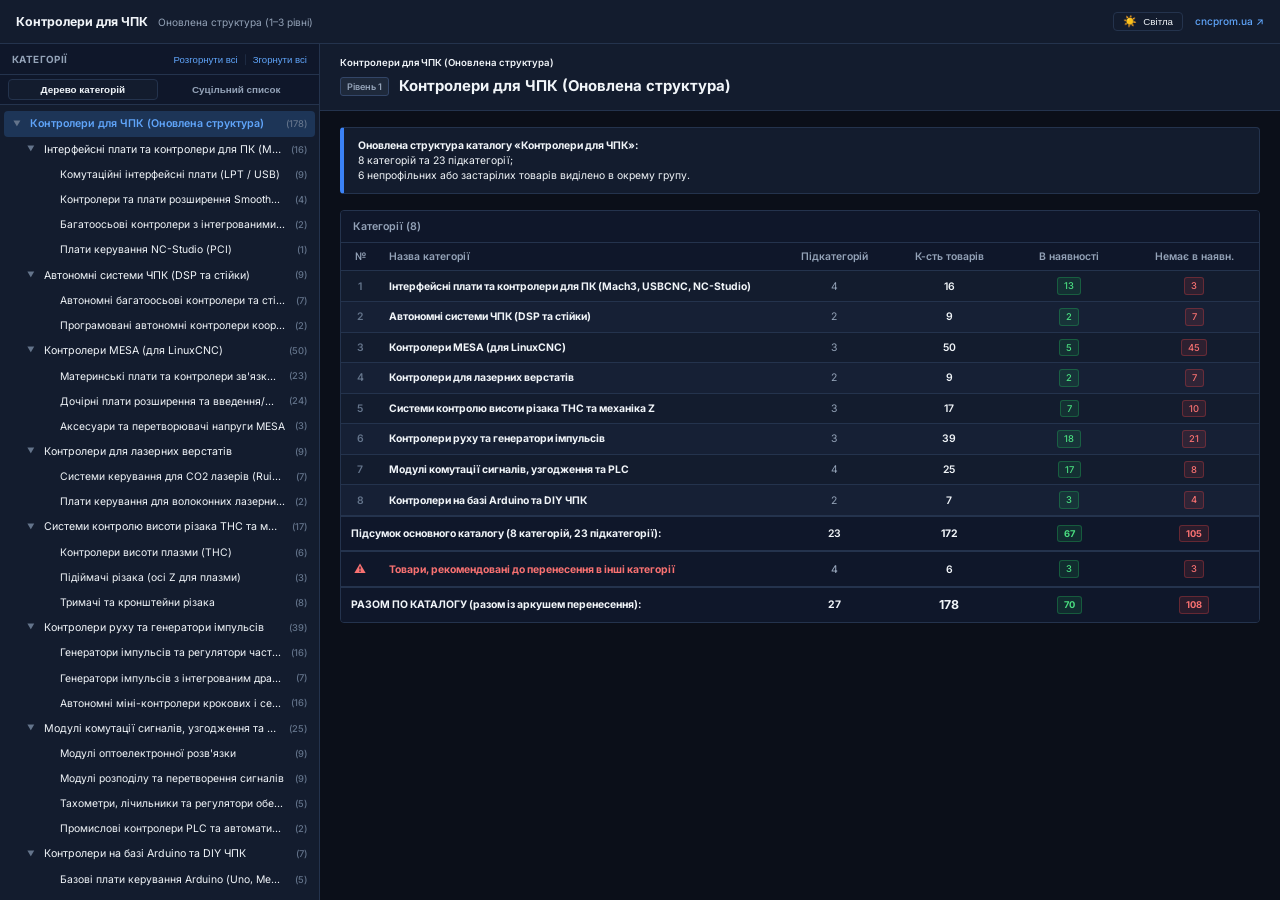
<file: cnc/proba/kontroleri_chpk_onovlenij.html>
<!DOCTYPE html>
<html lang="uk">
<head>
  <meta charset="UTF-8">
  <meta name="viewport" content="width=device-width, initial-scale=1.0">
  <title>Оновлений каталог: Контролери для ЧПК (1–3 рівні)</title>
  
  <link rel="preconnect" href="https://fonts.googleapis.com">
  <link rel="preconnect" href="https://fonts.gstatic.com" crossorigin>
  <link href="https://fonts.googleapis.com/css2?family=Inter:wght@400;500;600;700&family=JetBrains+Mono:wght@400;500&display=swap" rel="stylesheet">
  
  <link rel="stylesheet" href="style.css">
  <script>
    (function() {
      try {
        var savedTheme = localStorage.getItem('theme');
        if (savedTheme === 'dark' || (!savedTheme && window.matchMedia && window.matchMedia('(prefers-color-scheme: dark)').matches)) {
          document.documentElement.setAttribute('data-theme', 'dark');
        } else {
          document.documentElement.setAttribute('data-theme', 'light');
        }
      } catch (e) {}
    })();
  </script>
</head>
<body>

  <!-- Проста ділова шапка -->
  <header class="app-header">
    <div class="header-left">
      <span class="catalog-title">Контролери для ЧПК</span>
      <span class="catalog-subtitle">Оновлена структура (1–3 рівні)</span>
    </div>
    <div class="header-right">
      <button id="btn-theme-toggle" class="btn-theme-toggle" title="Перемкнути тему оформлення (світла / темна)">
        <span class="theme-icon">🌙</span> <span class="theme-text">Темна</span>
      </button>
      <a href="https://cncprom.ua/ua/g1022485-kontroleri-dlya-chpu" target="_blank" rel="noopener noreferrer" class="link-site">
        cncprom.ua ↗
      </a>
    </div>
  </header>

  <!-- Робочий простір: меню зліва + вміст праворуч -->
  <div class="workspace">

    <!-- ЛІВЕ МЕНЮ КАТЕГОРІЙ -->
    <aside class="sidebar">
      <div class="sidebar-top">
        <span class="sidebar-label">Категорії</span>
        <div class="sidebar-tools">
          <button id="btn-expand-all" class="btn-link" title="Розгорнути всі підкатегорії в меню">Розгорнути всі</button>
          <span class="divider">|</span>
          <button id="btn-collapse-all" class="btn-link" title="Згорнути всі підкатегорії в меню">Згорнути всі</button>
        </div>
      </div>

      <!-- Перемикач: Дерево категорій або Суцільний список -->
      <div class="sidebar-tabs">
        <button id="tab-selected" class="tab-btn active">Дерево категорій</button>
        <button id="tab-all" class="tab-btn">Суцільний список</button>
      </div>

      <!-- Деревоподібний список категорій -->
      <nav class="category-tree" id="category-tree">
        <!-- Генерується через app_onovlenij.js -->
      </nav>
    </aside>

    <!-- ПРАВА ОСНОВНА ЧАСТИНА -->
    <main class="main-content">

      <!-- Панель поточної категорії / хлібні крихти -->
      <div class="category-header" id="category-header">
        <div class="breadcrumbs" id="breadcrumbs">
          <span>Каталог</span>
        </div>
        <div class="title-row">
          <div class="title-wrap">
            <span id="cat-level-badge" class="level-tag">Рівень 1</span>
            <h2 id="cat-heading" class="cat-title">Контролери для ЧПК</h2>
          </div>
          <!-- Посилання на сайт категорій 2 та 3 рівня НЕ потрібні, заголовок лаконічний -->
        </div>

        <!-- Незалежне керування показом товарів для суцільного списку (за замовчуванням приховане в режимі дерева) -->
        <div class="level-toggles-bar" id="level-toggles-bar" style="display: none;">
          <span class="toggles-label">Показ товарів:</span>
          <button id="btn-toggle-lvl-3" class="btn-lvl-toggle active" data-level="3">
            Основний каталог (172): <span class="status-text">Показано</span>
          </button>
          <button id="btn-toggle-transfer" class="btn-lvl-toggle active" data-level="transfer">
            До перенесення (6): <span class="status-text">Показано</span>
          </button>
        </div>
      </div>

      <!-- Область контенту (таблиці) -->
      <div class="content-body" id="content-body">
        <!-- Генерується через app_onovlenij.js -->
      </div>

    </main>

  </div>

  <!-- Підключення даних та логіки нової структури -->
  <script src="data_onovlenij.js"></script>
  <script src="app_onovlenij.js"></script>
</body>
</html>
</file>
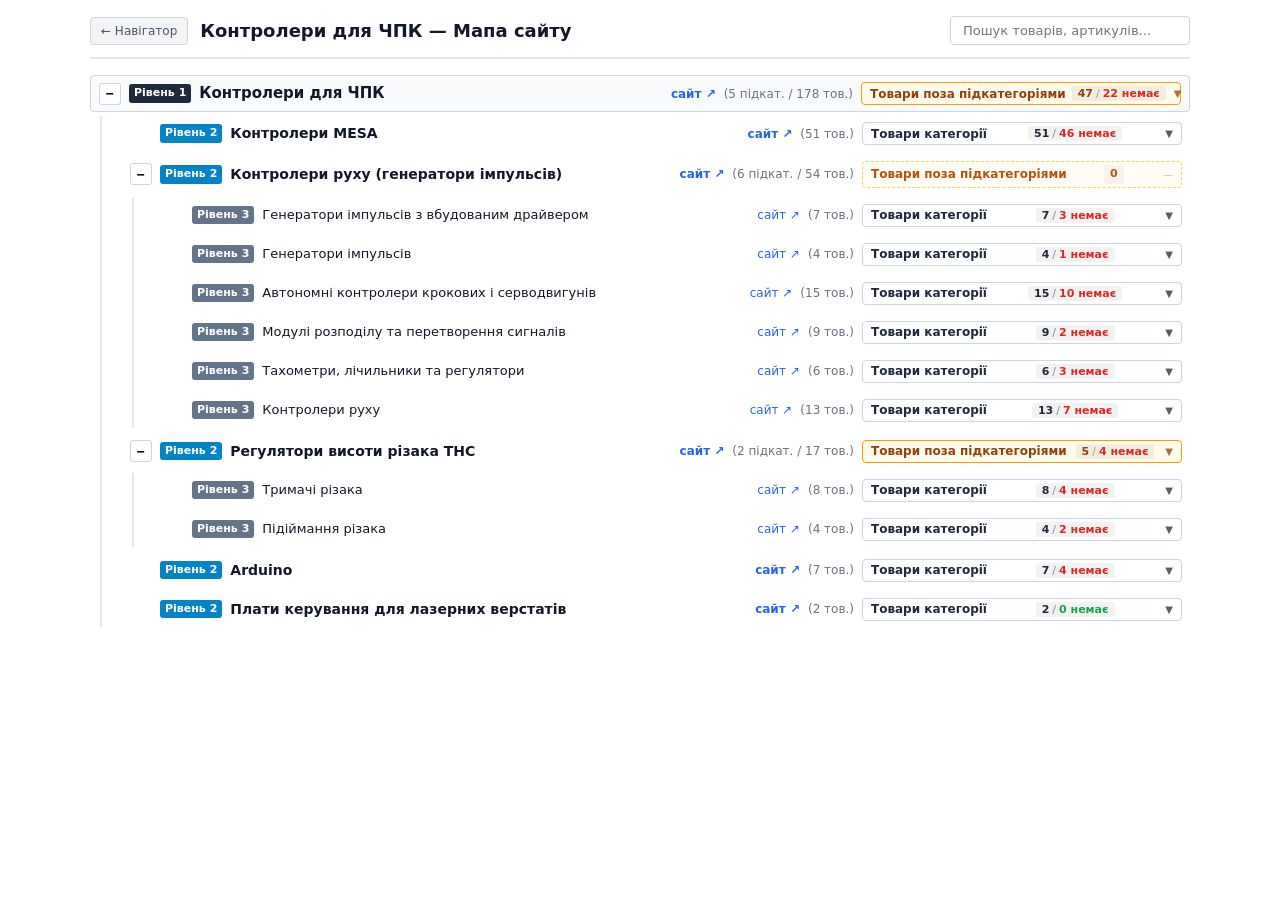
<file: cnc/proba/kontroleri_chpk_simple.html>
<!DOCTYPE html>
<html lang="uk">
<head>
  <meta charset="UTF-8">
  <meta name="viewport" content="width=device-width, initial-scale=1.0">
  <title>Контролери для ЧПК — Мапа сайту</title>
  <link rel="stylesheet" href="style_simple.css">
</head>
<body>

  <div class="container">
    <div class="top-bar">
      <div class="top-bar-title">
        <a href="index.html" class="btn-back" title="Повернутися до головного навігатора">← Навігатор</a>
        <h2>Контролери для ЧПК — Мапа сайту</h2>
      </div>
      <input type="text" id="search-input" class="search-input" placeholder="Пошук товарів, артикулів...">
    </div>

    <div id="tree" class="tree"></div>
  </div>

  <script src="data.js"></script>
  <script src="app_simple.js"></script>
</body>
</html>
</file>
<file: cnc/map/style.css>
/* ==========================================================================
   ПРОСТИЙ ДІЛОВИЙ ЛАКОНІЧНИЙ СТИЛЬ (Business / Clean Desktop Layout)
   ========================================================================== */

*, *::before, *::after {
  box-sizing: border-box;
  margin: 0;
  padding: 0;
}

:root {
  --font-sans: 'Inter', -apple-system, BlinkMacSystemFont, 'Segoe UI', Roboto, Helvetica, Arial, sans-serif;
  --font-mono: 'JetBrains Mono', Consolas, Monaco, monospace;

  /* Палітра ділового стилю (Світла тема) */
  --bg-page: #f8fafc;
  --bg-white: #ffffff;
  --bg-header: #ffffff;
  --bg-sidebar: #ffffff;
  --bg-subtle: #f8fafc;
  --bg-tag: #f1f5f9;
  --bg-row-alt: #fcfdfe;
  --bg-hover: #f1f5f9;
  --bg-active: #eff6ff;

  --border-color: #e2e8f0;
  --border-dark: #cbd5e1;
  --border-active: #2563eb;

  --text-main: #0f172a;
  --text-muted: #475569;
  --text-subtle: #94a3b8;
  --text-link: #1d4ed8;

  --status-yes: #15803d;
  --status-yes-bg: #f0fdf4;
  --status-yes-border: #bbf7d0;

  --status-no: #b91c1c;
  --status-no-bg: #fef2f2;
  --status-no-border: #fecaca;
}

/* ── ТЕМНА ТЕМА (СТИЛЬ VS CODE DARK) ─────────────────────────────────────── */
[data-theme="dark"] {
  --bg-page: #1f1f1f;
  --bg-white: #1f1f1f;
  --bg-header: #181818;
  --bg-sidebar: #181818;
  --bg-subtle: #252526;
  --bg-tag: #2d2d2d;
  --bg-row-alt: #242424;
  --bg-hover: #2a2d2e;
  --bg-active: #04395e;

  --border-color: #2b2b2b;
  --border-dark: #3c3c3c;
  --border-active: #007acc;

  --text-main: #cccccc;
  --text-muted: #969696;
  --text-subtle: #6e7681;
  --text-link: #3794ff;

  --status-yes: #89d185;
  --status-yes-bg: rgba(137, 209, 133, 0.12);
  --status-yes-border: rgba(137, 209, 133, 0.25);

  --status-no: #f14c4c;
  --status-no-bg: rgba(241, 76, 76, 0.12);
  --status-no-border: rgba(241, 76, 76, 0.25);
}

html, body {
  height: 100%;
  font-family: var(--font-sans);
  font-size: 13px;
  line-height: 1.45;
  color: var(--text-main);
  background-color: var(--bg-page);
  overflow: hidden;
}

a {
  color: var(--text-link);
  text-decoration: none;
}
a:hover {
  text-decoration: underline;
}

/* ── ВЕРХНЯ ШАПКА ────────────────────────────────────────────────────────── */
.app-header {
  height: 44px;
  background: var(--bg-header);
  border-bottom: 1px solid var(--border-color);
  display: flex;
  align-items: center;
  justify-content: space-between;
  padding: 0 16px;
  z-index: 10;
}

.header-left {
  display: flex;
  align-items: center;
  gap: 10px;
}

.catalog-title {
  font-size: 0.95rem;
  font-weight: 700;
  color: var(--text-main);
}

.catalog-subtitle {
  font-size: 0.78rem;
  color: var(--text-muted);
}

.btn-back-header {
  display: inline-flex;
  align-items: center;
  gap: 4px;
  padding: 3px 8px;
  font-size: 0.74rem;
  font-weight: 500;
  color: var(--text-muted);
  background: var(--bg-subtle);
  border: 1px solid var(--border-color);
  border-radius: 4px;
  text-decoration: none;
  transition: all 0.15s ease;
  white-space: nowrap;
}
.btn-back-header:hover {
  background: var(--bg-hover);
  color: var(--text-main);
  text-decoration: none;
}

/* Пошук у шапці */
.header-center {
  flex: 1;
  max-width: 480px;
  margin: 0 16px;
}

.search-wrap {
  position: relative;
  display: flex;
  align-items: center;
  width: 100%;
}

.search-icon {
  position: absolute;
  left: 10px;
  font-size: 0.8rem;
  opacity: 0.6;
  pointer-events: none;
}

.header-search-input {
  width: 100%;
  padding: 5px 32px 5px 30px;
  font-size: 0.8rem;
  font-family: inherit;
  border-radius: 4px;
  border: 1px solid var(--border-dark);
  background: var(--bg-tag);
  color: var(--text-main);
  outline: none;
  transition: all 0.15s ease;
}
.header-search-input:focus {
  border-color: var(--border-active);
  box-shadow: 0 0 0 1px var(--border-active);
  background: var(--bg-white);
}
.header-search-input::placeholder {
  color: var(--text-subtle);
}

.btn-clear-search {
  position: absolute;
  right: 6px;
  width: 20px;
  height: 20px;
  display: inline-flex;
  align-items: center;
  justify-content: center;
  border: none;
  background: transparent;
  color: var(--text-muted);
  cursor: pointer;
  border-radius: 50%;
  font-size: 0.75rem;
  transition: background 0.12s;
}
.btn-clear-search:hover {
  background: var(--bg-hover);
  color: var(--text-main);
}

/* Підсвічування збігів пошуку */
mark.search-highlight {
  background: rgba(250, 204, 21, 0.4);
  color: inherit;
  padding: 0 2px;
  border-radius: 2px;
}
[data-theme="dark"] mark.search-highlight {
  background: rgba(56, 189, 248, 0.28);
  color: #7dd3fc;
}

.cat-found-badge {
  display: inline-flex;
  align-items: center;
  gap: 4px;
  padding: 2px 8px;
  font-size: 0.74rem;
  font-weight: 500;
  border-radius: 4px;
  background: var(--bg-subtle);
  border: 1px solid var(--border-color);
  color: var(--text-link);
  cursor: pointer;
  text-decoration: none;
  transition: all 0.12s ease;
}
.cat-found-badge:hover {
  background: var(--bg-hover);
  border-color: var(--border-dark);
  text-decoration: underline;
}

.link-site {
  font-size: 0.78rem;
  font-weight: 500;
  color: var(--text-link);
}

.header-right {
  display: flex;
  align-items: center;
  gap: 12px;
}

.btn-theme-toggle {
  display: inline-flex;
  align-items: center;
  gap: 6px;
  padding: 3px 9px;
  font-size: 0.75rem;
  font-weight: 500;
  border: 1px solid var(--border-color);
  background: var(--bg-white);
  color: var(--text-main);
  border-radius: 4px;
  cursor: pointer;
  user-select: none;
  transition: all 0.15s ease;
}
.btn-theme-toggle:hover {
  background: var(--bg-hover);
  border-color: var(--border-dark);
}
.theme-icon {
  font-size: 0.85rem;
  line-height: 1;
}

/* ── РОБОЧИЙ ПРОСТІР (ДВОКОЛОНКОВИЙ) ─────────────────────────────────────── */
.workspace {
  display: grid;
  grid-template-columns: 320px 1fr;
  height: calc(100vh - 44px);
  overflow: hidden;
}

/* ── ЛІВЕ МЕНЮ КАТЕГОРІЙ (SIDEBAR) ───────────────────────────────────────── */
.sidebar {
  background: var(--bg-sidebar);
  border-right: 1px solid var(--border-color);
  display: flex;
  flex-direction: column;
  overflow: hidden;
}

.sidebar-top {
  padding: 8px 12px;
  border-bottom: 1px solid var(--border-color);
  display: flex;
  align-items: center;
  justify-content: space-between;
  background: var(--bg-subtle);
}

.sidebar-label {
  font-size: 0.76rem;
  font-weight: 700;
  text-transform: uppercase;
  letter-spacing: 0.04em;
  color: var(--text-muted);
}

.sidebar-tools {
  display: flex;
  align-items: center;
  gap: 6px;
}

.btn-link {
  background: none;
  border: none;
  color: var(--text-link);
  font-size: 0.74rem;
  font-weight: 500;
  cursor: pointer;
  padding: 0;
}
.btn-link:hover {
  text-decoration: underline;
}

.divider {
  color: var(--border-color);
  font-size: 0.7rem;
}

/* Перемикач режимів у сайдбарі */
.sidebar-tabs {
  display: flex;
  border-bottom: 1px solid var(--border-color);
  background: var(--bg-subtle);
  padding: 4px 8px;
  gap: 4px;
}

.tab-btn {
  flex: 1;
  padding: 4px 8px;
  font-size: 0.76rem;
  font-weight: 600;
  border: 1px solid transparent;
  background: transparent;
  color: var(--text-muted);
  border-radius: 4px;
  cursor: pointer;
  text-align: center;
}
.tab-btn.active {
  background: var(--bg-white);
  border-color: var(--border-color);
  color: var(--text-main);
}

/* Дерево категорій */
.category-tree {
  flex: 1;
  overflow-y: auto;
  padding: 6px 4px;
}

/* Рядок категорії в дереві */
.nav-node {
  display: flex;
  flex-direction: column;
}

.nav-row {
  display: flex;
  align-items: center;
  gap: 6px;
  padding: 5px 8px;
  border-radius: 4px;
  cursor: pointer;
  user-select: none;
  font-size: 0.82rem;
  transition: background 0.1s;
}
.nav-row:hover {
  background: var(--bg-hover);
}
.nav-row.active {
  background: var(--bg-active);
  color: var(--text-link);
  font-weight: 600;
}

/* Відступи за рівнями */
.nav-node.lvl-1 > .nav-row { padding-left: 6px; font-weight: 600; }
.nav-node.lvl-2 > .nav-row { padding-left: 20px; }
.nav-node.lvl-3 > .nav-row { padding-left: 36px; font-size: 0.8rem; }

/* Стрілка */
.arrow {
  width: 14px;
  height: 14px;
  display: inline-flex;
  align-items: center;
  justify-content: center;
  font-size: 0.58rem;
  color: var(--text-subtle);
  flex-shrink: 0;
  transition: transform 0.15s ease;
}
.arrow.open { transform: rotate(0deg); }
.arrow.closed { transform: rotate(-90deg); }
.arrow.empty { visibility: hidden; }

.node-title {
  flex: 1;
  white-space: nowrap;
  overflow: hidden;
  text-overflow: ellipsis;
}

.node-count {
  font-size: 0.72rem;
  color: var(--text-subtle);
  font-weight: 500;
  margin-left: 4px;
  flex-shrink: 0;
}

.nav-children {
  display: flex;
  flex-direction: column;
}
.nav-children.hidden {
  display: none;
}

/* ── ПРАВА ОСНОВНА ПАНЕЛЬ ────────────────────────────────────────────────── */
.main-content {
  background: var(--bg-page);
  display: flex;
  flex-direction: column;
  overflow-y: auto;
}

/* Заголовок поточної категорії */
.category-header {
  background: var(--bg-white);
  border-bottom: 1px solid var(--border-color);
  padding: 12px 20px;
}

.breadcrumbs {
  font-size: 0.74rem;
  color: var(--text-subtle);
  margin-bottom: 6px;
  display: flex;
  align-items: center;
  gap: 4px;
  flex-wrap: wrap;
}
.breadcrumbs .crumb-link {
  color: var(--text-muted);
  cursor: pointer;
}
.breadcrumbs .crumb-link:hover {
  text-decoration: underline;
}
.breadcrumbs .crumb-current {
  color: var(--text-main);
  font-weight: 600;
}

.title-row {
  display: flex;
  align-items: center;
  justify-content: space-between;
  gap: 16px;
}

.title-wrap {
  display: flex;
  align-items: center;
  gap: 10px;
}

.level-tag {
  font-size: 0.7rem;
  font-weight: 600;
  padding: 2px 6px;
  border-radius: 3px;
  background: var(--bg-tag);
  border: 1px solid var(--border-dark);
  color: var(--text-muted);
  white-space: nowrap;
}

.cat-title {
  font-size: 1.15rem;
  font-weight: 700;
  color: var(--text-main);
}

.title-actions {
  display: flex;
  align-items: center;
  gap: 8px;
}

.btn-site {
  display: inline-flex;
  align-items: center;
  padding: 4px 10px;
  font-size: 0.76rem;
  font-weight: 500;
  border: 1px solid var(--border-color);
  background: var(--bg-white);
  border-radius: 4px;
  color: var(--text-link);
}
.btn-site:hover {
  background: var(--bg-hover);
  text-decoration: none;
}

.btn-default {
  display: inline-flex;
  align-items: center;
  padding: 4px 10px;
  font-size: 0.76rem;
  font-weight: 500;
  border: 1px solid var(--border-color);
  background: var(--bg-white);
  border-radius: 4px;
  color: var(--text-main);
  cursor: pointer;
}
.btn-default:hover {
  background: var(--bg-hover);
}

/* Незалежні перемикачі рівнів */
.level-toggles-bar {
  display: flex;
  align-items: center;
  gap: 8px;
  margin-top: 10px;
  padding-top: 8px;
  border-top: 1px solid var(--border-color);
  flex-wrap: wrap;
}

.toggles-label {
  font-size: 0.74rem;
  font-weight: 600;
  color: var(--text-muted);
}

.btn-lvl-toggle {
  display: inline-flex;
  align-items: center;
  gap: 5px;
  padding: 4px 10px;
  font-size: 0.74rem;
  font-weight: 500;
  border: 1px solid var(--border-color);
  background: var(--bg-subtle);
  border-radius: 4px;
  color: var(--text-muted);
  cursor: pointer;
  transition: all 0.1s ease;
}

.btn-lvl-toggle:hover {
  background: var(--bg-hover);
  border-color: var(--border-dark);
}

.btn-lvl-toggle.active {
  background: var(--bg-white);
  border-color: var(--border-active);
  color: var(--text-main);
  box-shadow: 0 1px 2px rgba(0,0,0,0.05);
}

.btn-lvl-toggle.active .status-text {
  color: var(--status-yes);
  font-weight: 600;
}

.btn-lvl-toggle:not(.active) .status-text {
  color: var(--text-subtle);
}

/* ── ВМІСТ (ТАБЛИЦІ) ─────────────────────────────────────────────────────── */
.content-body {
  padding: 16px 20px;
  display: flex;
  flex-direction: column;
  gap: 16px;
}

/* Секція (картка без зайвих прикрас) */
.section-block {
  background: var(--bg-white);
  border: 1px solid var(--border-color);
  border-radius: 4px;
  overflow: hidden;
}

.section-head {
  padding: 8px 12px;
  background: var(--bg-subtle);
  border-bottom: 1px solid var(--border-color);
  display: flex;
  align-items: center;
  justify-content: space-between;
  font-size: 0.82rem;
  font-weight: 600;
  color: var(--text-muted);
}

.table-subhead {
  padding: 6px 12px;
  font-size: 0.76rem;
  font-weight: 600;
  color: var(--text-muted);
  background: var(--bg-subtle);
  border-bottom: 1px solid var(--border-color);
}

/* Таблиці */
.table-wrap {
  width: 100%;
  overflow-x: auto;
}

.simple-table {
  width: 100%;
  border-collapse: collapse;
  font-size: 0.8rem;
  text-align: left;
}

.simple-table th {
  background: var(--bg-subtle);
  color: var(--text-muted);
  font-weight: 600;
  padding: 6px 10px;
  border-bottom: 1px solid var(--border-color);
  white-space: nowrap;
}

.simple-table td {
  padding: 6px 10px;
  border-bottom: 1px solid var(--border-color);
  vertical-align: middle;
}

.simple-table tbody tr:nth-child(even) {
  background: var(--bg-row-alt);
}

.simple-table tbody tr:hover {
  background: var(--bg-hover);
}

.simple-table tfoot td {
  padding: 8px 10px;
  border-top: 2px solid var(--border-color);
  border-bottom: none;
  background: var(--bg-subtle);
  vertical-align: middle;
}

.col-n {
  width: 38px;
  text-align: center;
  color: var(--text-subtle);
  font-weight: 600;
}

.col-code {
  width: 90px;
}

.item-code {
  font-family: var(--font-mono);
  font-size: 0.74rem;
  color: var(--text-main);
  background: var(--bg-tag);
  padding: 1px 4px;
  border-radius: 3px;
  border: 1px solid var(--border-color);
  white-space: nowrap;
}

.cat-jump-link {
  color: var(--text-main);
  text-decoration: none;
  cursor: pointer;
  transition: color 0.1s ease;
}
.cat-jump-link:hover {
  color: var(--text-link);
  text-decoration: underline;
}

.col-name a {
  color: var(--text-main);
}
.col-name a:hover {
  color: var(--text-link);
  text-decoration: underline;
}

.col-avail {
  width: 130px;
  text-align: center;
}

.stock-badge {
  display: inline-block;
  padding: 1px 6px;
  font-size: 0.72rem;
  font-weight: 500;
  border-radius: 3px;
  white-space: nowrap;
}
.stock-badge.yes {
  background: var(--status-yes-bg);
  color: var(--status-yes);
  border: 1px solid var(--status-yes-border);
}
.stock-badge.no {
  background: var(--status-no-bg);
  color: var(--status-no);
  border: 1px solid var(--status-no-border);
}

/* Режим "Весь каталог" */
.all-cat-block {
  margin-bottom: 12px;
  border: 1px solid var(--border-color);
  background: var(--bg-white);
  border-radius: 4px;
}

.all-cat-head {
  padding: 8px 12px;
  background: var(--bg-subtle);
  border-bottom: 1px solid var(--border-color);
  display: flex;
  align-items: center;
  justify-content: space-between;
  cursor: pointer;
  user-select: none;
}
.all-cat-head:hover {
  background: var(--bg-hover);
}

.all-cat-title {
  display: flex;
  align-items: center;
  gap: 8px;
  font-size: 0.85rem;
  font-weight: 600;
}

.all-cat-meta {
  display: flex;
  align-items: center;
  gap: 10px;
}

.empty-note {
  padding: 16px;
  text-align: center;
  color: var(--text-subtle);
  font-style: italic;
}

/* Додаткові стилі для оновленої структури та аркуша перенесення */
.level-tag.transfer {
  background: rgba(234, 179, 8, 0.12);
  border-color: rgba(234, 179, 8, 0.35);
  color: #ca8a04;
}
[data-theme="dark"] .level-tag.transfer {
  color: #facc15;
  background: rgba(234, 179, 8, 0.15);
  border-color: rgba(234, 179, 8, 0.4);
}

.col-reason {
  min-width: 200px;
  font-size: 0.76rem;
  color: var(--text-muted);
}

.info-banner {
  padding: 10px 14px;
  background: var(--bg-white);
  border: 1px solid var(--border-color);
  border-left: 4px solid var(--border-active);
  border-radius: 4px;
  font-size: 0.8rem;
  line-height: 1.45;
  color: var(--text-main);
  display: flex;
  align-items: flex-start;
  gap: 10px;
}
.info-banner.warning {
  border-left-color: #eab308;
  background: var(--bg-subtle);
}

.btn-cat-select {
  display: inline-flex;
  align-items: center;
  gap: 4px;
  padding: 2px 8px;
  font-size: 0.74rem;
  font-weight: 500;
  border: 1px solid var(--border-color);
  background: var(--bg-subtle);
  border-radius: 4px;
  color: var(--text-link);
  cursor: pointer;
  white-space: nowrap;
}
.btn-cat-select:hover {
  background: var(--bg-hover);
  border-color: var(--border-dark);
}

/* ── АДАПТИВНІСТЬ ────────────────────────────────────────────────────────── */
@media (max-width: 800px) {
  .app-header {
    height: auto;
    padding: 8px 12px;
    flex-wrap: wrap;
    gap: 8px;
  }
  .header-left {
    order: 1;
  }
  .header-right {
    order: 2;
  }
  .header-center {
    order: 3;
    max-width: 100%;
    margin: 4px 0 0;
    width: 100%;
  }

  .workspace {
    grid-template-columns: 1fr;
    height: auto;
    overflow: visible;
  }
  html, body {
    overflow: visible;
    height: auto;
  }
  .sidebar {
    max-height: 300px;
    border-right: none;
    border-bottom: 1px solid var(--border-color);
  }
}
</file>
<file: cnc/map/style_simple.css>
/* ==========================================================================
   site_map / style_simple.css — Спрощений стиль списку з підтримкою тем
   ========================================================================== */

:root {
  --bg-page: #ffffff;
  --bg-card: #ffffff;
  --bg-hover: #f1f5f9;
  --bg-subtle: #f8fafc;
  --bg-tag: #f1f5f9;
  
  --border-color: #e2e8f0;
  --border-dark: #cbd5e1;
  --border-active: #2563eb;
  
  --text-primary: #111827;
  --text-secondary: #4b5563;
  --text-muted: #6b7280;
  --text-subtle: #94a3b8;
  --text-link: #2563eb;

  --btn-bg: #ffffff;
  --btn-border: #cbd5e1;
  --btn-text: #1e293b;
  --btn-hover: #f1f5f9;

  --lvl1-bg: #f8fafc;
  --lvl1-border: #cbd5e1;
  --lvl1-hover: #e2e8f0;

  --orphan-bg: #fffbeb;
  --orphan-border: #f59e0b;
  --orphan-text: #92400e;
  --orphan-hover: #fef3c7;

  --status-yes-bg: #dcfce7;
  --status-yes-text: #166534;
  --status-no-bg: #fee2e2;
  --status-no-text: #991b1b;
}

[data-theme="dark"] {
  --bg-page: #1f1f1f;
  --bg-card: #252526;
  --bg-hover: #2a2d2e;
  --bg-subtle: #181818;
  --bg-tag: #2d2d2d;
  
  --border-color: #2b2b2b;
  --border-dark: #3c3c3c;
  --border-active: #007acc;
  
  --text-primary: #cccccc;
  --text-secondary: #d4d4d4;
  --text-muted: #858585;
  --text-subtle: #6e7681;
  --text-link: #3794ff;

  --btn-bg: #252526;
  --btn-border: #3c3c3c;
  --btn-text: #cccccc;
  --btn-hover: #2a2d2e;

  --lvl1-bg: #252526;
  --lvl1-border: #3c3c3c;
  --lvl1-hover: #2a2d2e;

  --orphan-bg: rgba(215, 186, 125, 0.14);
  --orphan-border: rgba(215, 186, 125, 0.4);
  --orphan-text: #d7ba7d;
  --orphan-hover: rgba(215, 186, 125, 0.22);

  --status-yes-bg: rgba(137, 209, 133, 0.14);
  --status-yes-text: #89d185;
  --status-no-bg: rgba(241, 76, 76, 0.14);
  --status-no-text: #f14c4c;
}

* {
  box-sizing: border-box;
  margin: 0;
  padding: 0;
}

body {
  font-family: system-ui, -apple-system, "Segoe UI", Roboto, Arial, sans-serif;
  font-size: 14px;
  line-height: 1.5;
  color: var(--text-primary);
  background: var(--bg-page);
  padding: 16px 20px 40px;
  transition: background-color 0.2s ease, color 0.2s ease;
}

.container {
  max-width: 1100px;
  margin: 0 auto;
}

/* Верхня панель */
.top-bar {
  display: flex;
  align-items: center;
  justify-content: space-between;
  gap: 16px;
  border-bottom: 2px solid var(--border-color);
  padding-bottom: 12px;
  margin-bottom: 16px;
  flex-wrap: wrap;
}

.top-bar-title {
  display: flex;
  align-items: center;
  gap: 12px;
}

.top-bar-actions {
  display: flex;
  align-items: center;
  gap: 10px;
}

.btn-back {
  display: inline-flex;
  align-items: center;
  gap: 4px;
  padding: 4px 10px;
  font-size: 12px;
  font-weight: 500;
  color: var(--text-secondary);
  background: var(--bg-subtle);
  border: 1px solid var(--border-dark);
  border-radius: 4px;
  text-decoration: none;
  transition: all 0.15s ease;
  white-space: nowrap;
}
.btn-back:hover {
  background: var(--bg-hover);
  color: var(--text-primary);
}

.btn-theme-toggle {
  display: inline-flex;
  align-items: center;
  gap: 6px;
  padding: 5px 10px;
  font-size: 12px;
  font-weight: 500;
  font-family: inherit;
  color: var(--text-secondary);
  background: var(--bg-subtle);
  border: 1px solid var(--border-dark);
  border-radius: 4px;
  cursor: pointer;
  transition: all 0.15s ease;
  white-space: nowrap;
  user-select: none;
}
.btn-theme-toggle:hover {
  background: var(--bg-hover);
  color: var(--text-primary);
  border-color: var(--border-active);
}

.top-bar h2 {
  font-size: 18px;
  font-weight: 700;
  color: var(--text-primary);
  margin: 0;
}

.search-input {
  padding: 6px 12px;
  font-size: 13px;
  font-family: inherit;
  background: var(--bg-card);
  color: var(--text-primary);
  border: 1px solid var(--border-dark);
  border-radius: 4px;
  min-width: 240px;
  transition: border-color 0.15s ease;
}
.search-input:focus {
  outline: none;
  border-color: var(--border-active);
}
.search-input::placeholder {
  color: var(--text-subtle);
}

/* ── ДЕРЕВО СПИСКУ ───────────────────────────────────────────────────────── */
.tree-node {
  margin: 4px 0;
}

/* Рядок категорії */
.node-row {
  display: flex;
  align-items: center;
  gap: 8px;
  padding: 6px 8px;
  border-radius: 4px;
  user-select: none;
  cursor: pointer;
  transition: background 0.12s ease;
}
.node-row:hover {
  background: var(--bg-hover);
}
.node-row.no-prods {
  cursor: default;
}
.node-row.no-prods:hover {
  background: inherit;
}

.tree-node.lvl-1 > .node-row {
  font-size: 15px;
  font-weight: 700;
  background: var(--lvl1-bg);
  border: 1px solid var(--lvl1-border);
}
.tree-node.lvl-1 > .node-row:hover {
  background: var(--lvl1-hover);
}
.tree-node.lvl-2 > .node-row {
  font-size: 14px;
  font-weight: 600;
}
.tree-node.lvl-3 > .node-row {
  font-size: 13px;
  font-weight: 500;
}

/* Кнопка розгортання підкатегорій [+][-] */
.btn-exp {
  width: 22px;
  height: 22px;
  display: inline-flex;
  align-items: center;
  justify-content: center;
  font-size: 13px;
  font-family: monospace;
  font-weight: bold;
  border: 1px solid var(--border-dark);
  background: var(--btn-bg);
  color: var(--text-primary);
  border-radius: 3px;
  cursor: pointer;
  flex-shrink: 0;
}
.btn-exp:hover {
  background: var(--bg-hover);
}
.btn-exp.empty {
  visibility: hidden;
  pointer-events: none;
}

/* Бейджі рівнів */
.lvl-badge {
  font-size: 11px;
  padding: 1px 5px;
  border-radius: 3px;
  font-weight: 600;
  flex-shrink: 0;
  white-space: nowrap;
}
.lvl-badge.l1 { background: #1e293b; color: #ffffff; }
.lvl-badge.l2 { background: #0284c7; color: #ffffff; }
.lvl-badge.l3 { background: #64748b; color: #ffffff; }

[data-theme="dark"] .lvl-badge.l1 { background: #333333; color: #ffffff; }
[data-theme="dark"] .lvl-badge.l2 { background: #0e639c; color: #ffffff; }
[data-theme="dark"] .lvl-badge.l3 { background: #383838; color: #cccccc; }

.node-name {
  flex: 1;
  word-break: break-word;
}

.node-counts {
  font-size: 12px;
  color: var(--text-muted);
  font-weight: normal;
  flex-shrink: 0;
  white-space: nowrap;
}

.site-link {
  font-size: 12px;
  color: var(--text-link);
  text-decoration: none;
  flex-shrink: 0;
  white-space: nowrap;
}
.site-link:hover {
  text-decoration: underline;
}

/* Кнопка показу/приховання товарів (однакова фіксована ширина для всіх кнопок на десктопі) */
.btn-prods {
  width: 320px;
  min-width: 320px;
  font-size: 12px;
  padding: 3px 8px;
  font-family: inherit;
  font-weight: 500;
  background: var(--btn-bg);
  border: 1px solid var(--border-dark);
  border-radius: 4px;
  cursor: pointer;
  color: var(--btn-text);
  flex-shrink: 0;
  display: inline-flex;
  align-items: center;
  justify-content: space-between;
  gap: 6px;
  box-sizing: border-box;
  transition: all 0.12s ease;
  user-select: none;
}
.btn-prods:hover {
  background: var(--btn-hover);
  border-color: var(--border-active);
}
.btn-prods.active {
  background: #0284c7;
  color: #ffffff;
  border-color: #0284c7;
}

/* Візуальний акцент для "безхозних" товарів (поза підкатегоріями) */
.btn-prods.orphan {
  background: var(--orphan-bg);
  border-color: var(--orphan-border);
  color: var(--orphan-text);
}
.btn-prods.orphan:hover {
  background: var(--orphan-hover);
}
.btn-prods.orphan.active {
  background: #d97706;
  color: #ffffff;
  border-color: #b45309;
}

/* Складові кнопки товарів */
.btn-prods-label {
  font-weight: 600;
  white-space: nowrap;
}
.btn-prods-counts {
  display: inline-flex;
  align-items: center;
  gap: 3px;
  font-size: 11px;
  background: rgba(128, 128, 128, 0.14);
  padding: 1px 6px;
  border-radius: 3px;
  white-space: nowrap;
}
.btn-prods.active .btn-prods-counts {
  background: rgba(255, 255, 255, 0.22);
}
.count-total {
  font-weight: 700;
}
.count-sep {
  opacity: 0.5;
}
.count-no {
  color: #dc2626;
  font-weight: 600;
}
.btn-prods.active .count-no {
  color: #fee2e2;
}
.count-no.zero {
  color: #16a34a;
}
.btn-prods.active .count-no.zero {
  color: #dcfce7;
}
.btn-prods-arrow {
  font-size: 10px;
  opacity: 0.75;
  margin-left: 2px;
}

/* Порожній стан для категорій без власних товарів (фіксує сітку 320px) */
.btn-prods.empty {
  background: var(--bg-subtle);
  border: 1px dashed var(--border-color);
  color: var(--text-subtle);
  cursor: default;
}
.btn-prods.empty:hover {
  background: var(--bg-subtle);
  border-color: var(--border-color);
}
.btn-prods.orphan.empty {
  background: var(--orphan-bg);
  border: 1px dashed var(--orphan-border);
  color: var(--orphan-text);
}
.btn-prods.orphan.empty:hover {
  background: var(--orphan-hover);
  border-color: var(--orphan-border);
}
.btn-prods.empty .btn-prods-counts {
  background: rgba(128, 128, 128, 0.08);
  color: inherit;
}
.btn-prods.empty .btn-prods-arrow {
  opacity: 0.4;
}

/* Вкладеність підкатегорій */
.node-children {
  padding-left: 20px;
  border-left: 2px solid var(--border-color);
  margin-left: 10px;
  margin-top: 4px;
  margin-bottom: 6px;
}
.node-children.hidden {
  display: none;
}

/* Блок товарів */
.node-products {
  margin: 6px 0 10px 30px;
  border: 1px solid var(--border-color);
  background: var(--bg-card);
  border-radius: 4px;
  overflow-x: auto;
}
.node-products.hidden {
  display: none;
}

/* Таблиця товарів */
.table-prods {
  width: 100%;
  border-collapse: collapse;
  font-size: 12px;
}
.table-prods th {
  background: var(--bg-subtle);
  padding: 5px 8px;
  text-align: left;
  border-bottom: 1px solid var(--border-color);
  color: var(--text-secondary);
  font-weight: 600;
}
.table-prods td {
  padding: 5px 8px;
  border-bottom: 1px solid var(--border-color);
  vertical-align: middle;
}
.table-prods tr:last-child td {
  border-bottom: none;
}
.table-prods tr:hover {
  background: var(--bg-hover);
}

.table-prods .col-n {
  width: 32px;
  text-align: center;
  color: var(--text-subtle);
}
.table-prods .col-code {
  width: 80px;
  font-family: monospace;
  color: var(--text-secondary);
}
.table-prods .col-name a {
  color: var(--text-primary);
  text-decoration: none;
}
.table-prods .col-name a:hover {
  color: var(--text-link);
  text-decoration: underline;
}
.table-prods .col-avail {
  width: 120px;
  text-align: center;
}

.badge-yes {
  color: var(--status-yes-text);
  background: var(--status-yes-bg);
  padding: 1px 6px;
  border-radius: 3px;
  font-size: 11px;
  display: inline-block;
}
.badge-no {
  color: var(--status-no-text);
  background: var(--status-no-bg);
  padding: 1px 6px;
  border-radius: 3px;
  font-size: 11px;
  display: inline-block;
}

/* ── АДАПТИВНІСТЬ ДЛЯ МОБІЛЬНИХ ПРИСТРОЇВ ТА ПЛАНШЕТІВ ─────────────────── */
@media (max-width: 820px) {
  body {
    padding: 12px 10px 32px;
  }

  .top-bar {
    flex-direction: column;
    align-items: stretch;
    gap: 12px;
  }

  .top-bar-title {
    justify-content: space-between;
    width: 100%;
  }

  .top-bar-actions {
    display: flex;
    align-items: center;
    gap: 8px;
    width: 100%;
  }

  .top-bar h2 {
    font-size: 16px;
  }

  .search-input {
    flex: 1;
    width: auto;
    min-width: 0;
    padding: 8px 12px;
    font-size: 14px;
  }

  .btn-theme-toggle {
    padding: 7px 12px;
    font-size: 13px;
  }

  /* Дозволяємо рядку категорії переносити елементи */
  .node-row {
    flex-wrap: wrap;
    gap: 6px 8px;
    padding: 7px 6px;
  }

  .node-name {
    min-width: 130px;
  }

  /* Кнопка розгортання товарів переноситься на окремий рядок на всю ширину */
  .btn-prods {
    width: 100%;
    min-width: 0;
    margin-top: 4px;
    padding: 6px 10px;
    font-size: 12.5px;
  }

  /* Порожній плейсхолдер з нулем товарів на мобільних приховується, щоб не захаращувати екран */
  .btn-prods.empty {
    display: none;
  }

  /* Зменшуємо відступи вкладеності, щоб не виїжджати за межі смартфона */
  .node-children {
    padding-left: 10px;
    margin-left: 6px;
  }

  /* Блок товарів на мобільному */
  .node-products {
    margin: 6px 0 10px 4px;
  }

  /* Забезпечуємо горизонтальну прокрутку таблиці замість розпирання сторінки */
  .table-prods {
    min-width: 440px;
  }
}
</file>
<file: cnc/proba/style.css>
/* ==========================================================================
   ПРОСТИЙ ДІЛОВИЙ ЛАКОНІЧНИЙ СТИЛЬ (Business / Clean Desktop Layout)
   ========================================================================== */

*, *::before, *::after {
  box-sizing: border-box;
  margin: 0;
  padding: 0;
}

:root {
  --font-sans: 'Inter', -apple-system, BlinkMacSystemFont, 'Segoe UI', Roboto, Helvetica, Arial, sans-serif;
  --font-mono: 'JetBrains Mono', Consolas, Monaco, monospace;

  /* Палітра ділового стилю (Світла тема) */
  --bg-page: #f8fafc;
  --bg-white: #ffffff;
  --bg-header: #ffffff;
  --bg-sidebar: #ffffff;
  --bg-subtle: #f8fafc;
  --bg-tag: #f1f5f9;
  --bg-row-alt: #fcfdfe;
  --bg-hover: #f1f5f9;
  --bg-active: #eff6ff;

  --border-color: #e2e8f0;
  --border-dark: #cbd5e1;
  --border-active: #2563eb;

  --text-main: #0f172a;
  --text-muted: #475569;
  --text-subtle: #94a3b8;
  --text-link: #1d4ed8;

  --status-yes: #15803d;
  --status-yes-bg: #f0fdf4;
  --status-yes-border: #bbf7d0;

  --status-no: #b91c1c;
  --status-no-bg: #fef2f2;
  --status-no-border: #fecaca;
}

/* ── ТЕМНА ТЕМА (ДІЛОВИЙ СТИЛЬ) ───────────────────────────────────────────── */
[data-theme="dark"] {
  --bg-page: #0b0f19;
  --bg-white: #131c2e;
  --bg-header: #131c2e;
  --bg-sidebar: #131c2e;
  --bg-subtle: #0f172a;
  --bg-tag: #1e293b;
  --bg-row-alt: #162035;
  --bg-hover: #1e293b;
  --bg-active: #1d3557;

  --border-color: #24334d;
  --border-dark: #334668;
  --border-active: #3b82f6;

  --text-main: #f1f5f9;
  --text-muted: #94a3b8;
  --text-subtle: #64748b;
  --text-link: #60a5fa;

  --status-yes: #4ade80;
  --status-yes-bg: rgba(34, 197, 94, 0.12);
  --status-yes-border: rgba(34, 197, 94, 0.3);

  --status-no: #f87171;
  --status-no-bg: rgba(239, 68, 68, 0.12);
  --status-no-border: rgba(239, 68, 68, 0.3);
}

html, body {
  height: 100%;
  font-family: var(--font-sans);
  font-size: 13px;
  line-height: 1.45;
  color: var(--text-main);
  background-color: var(--bg-page);
  overflow: hidden;
}

a {
  color: var(--text-link);
  text-decoration: none;
}
a:hover {
  text-decoration: underline;
}

/* ── ВЕРХНЯ ШАПКА ────────────────────────────────────────────────────────── */
.app-header {
  height: 44px;
  background: var(--bg-header);
  border-bottom: 1px solid var(--border-color);
  display: flex;
  align-items: center;
  justify-content: space-between;
  padding: 0 16px;
  z-index: 10;
}

.header-left {
  display: flex;
  align-items: baseline;
  gap: 10px;
}

.catalog-title {
  font-size: 0.95rem;
  font-weight: 700;
  color: var(--text-main);
}

.catalog-subtitle {
  font-size: 0.78rem;
  color: var(--text-muted);
}

.link-site {
  font-size: 0.78rem;
  font-weight: 500;
  color: var(--text-link);
}

.header-right {
  display: flex;
  align-items: center;
  gap: 12px;
}

.btn-theme-toggle {
  display: inline-flex;
  align-items: center;
  gap: 6px;
  padding: 3px 9px;
  font-size: 0.75rem;
  font-weight: 500;
  border: 1px solid var(--border-color);
  background: var(--bg-white);
  color: var(--text-main);
  border-radius: 4px;
  cursor: pointer;
  user-select: none;
  transition: all 0.15s ease;
}
.btn-theme-toggle:hover {
  background: var(--bg-hover);
  border-color: var(--border-dark);
}
.theme-icon {
  font-size: 0.85rem;
  line-height: 1;
}

/* ── РОБОЧИЙ ПРОСТІР (ДВОКОЛОНКОВИЙ) ─────────────────────────────────────── */
.workspace {
  display: grid;
  grid-template-columns: 320px 1fr;
  height: calc(100vh - 44px);
  overflow: hidden;
}

/* ── ЛІВЕ МЕНЮ КАТЕГОРІЙ (SIDEBAR) ───────────────────────────────────────── */
.sidebar {
  background: var(--bg-sidebar);
  border-right: 1px solid var(--border-color);
  display: flex;
  flex-direction: column;
  overflow: hidden;
}

.sidebar-top {
  padding: 8px 12px;
  border-bottom: 1px solid var(--border-color);
  display: flex;
  align-items: center;
  justify-content: space-between;
  background: var(--bg-subtle);
}

.sidebar-label {
  font-size: 0.76rem;
  font-weight: 700;
  text-transform: uppercase;
  letter-spacing: 0.04em;
  color: var(--text-muted);
}

.sidebar-tools {
  display: flex;
  align-items: center;
  gap: 6px;
}

.btn-link {
  background: none;
  border: none;
  color: var(--text-link);
  font-size: 0.74rem;
  font-weight: 500;
  cursor: pointer;
  padding: 0;
}
.btn-link:hover {
  text-decoration: underline;
}

.divider {
  color: var(--border-color);
  font-size: 0.7rem;
}

/* Перемикач режимів у сайдбарі */
.sidebar-tabs {
  display: flex;
  border-bottom: 1px solid var(--border-color);
  background: var(--bg-subtle);
  padding: 4px 8px;
  gap: 4px;
}

.tab-btn {
  flex: 1;
  padding: 4px 8px;
  font-size: 0.76rem;
  font-weight: 600;
  border: 1px solid transparent;
  background: transparent;
  color: var(--text-muted);
  border-radius: 4px;
  cursor: pointer;
  text-align: center;
}
.tab-btn.active {
  background: var(--bg-white);
  border-color: var(--border-color);
  color: var(--text-main);
}

/* Дерево категорій */
.category-tree {
  flex: 1;
  overflow-y: auto;
  padding: 6px 4px;
}

/* Рядок категорії в дереві */
.nav-node {
  display: flex;
  flex-direction: column;
}

.nav-row {
  display: flex;
  align-items: center;
  gap: 6px;
  padding: 5px 8px;
  border-radius: 4px;
  cursor: pointer;
  user-select: none;
  font-size: 0.82rem;
  transition: background 0.1s;
}
.nav-row:hover {
  background: var(--bg-hover);
}
.nav-row.active {
  background: var(--bg-active);
  color: var(--text-link);
  font-weight: 600;
}

/* Відступи за рівнями */
.nav-node.lvl-1 > .nav-row { padding-left: 6px; font-weight: 600; }
.nav-node.lvl-2 > .nav-row { padding-left: 20px; }
.nav-node.lvl-3 > .nav-row { padding-left: 36px; font-size: 0.8rem; }

/* Стрілка */
.arrow {
  width: 14px;
  height: 14px;
  display: inline-flex;
  align-items: center;
  justify-content: center;
  font-size: 0.58rem;
  color: var(--text-subtle);
  flex-shrink: 0;
  transition: transform 0.15s ease;
}
.arrow.open { transform: rotate(0deg); }
.arrow.closed { transform: rotate(-90deg); }
.arrow.empty { visibility: hidden; }

.node-title {
  flex: 1;
  white-space: nowrap;
  overflow: hidden;
  text-overflow: ellipsis;
}

.node-count {
  font-size: 0.72rem;
  color: var(--text-subtle);
  font-weight: 500;
  margin-left: 4px;
  flex-shrink: 0;
}

.nav-children {
  display: flex;
  flex-direction: column;
}
.nav-children.hidden {
  display: none;
}

/* ── ПРАВА ОСНОВНА ПАНЕЛЬ ────────────────────────────────────────────────── */
.main-content {
  background: var(--bg-page);
  display: flex;
  flex-direction: column;
  overflow-y: auto;
}

/* Заголовок поточної категорії */
.category-header {
  background: var(--bg-white);
  border-bottom: 1px solid var(--border-color);
  padding: 12px 20px;
}

.breadcrumbs {
  font-size: 0.74rem;
  color: var(--text-subtle);
  margin-bottom: 6px;
  display: flex;
  align-items: center;
  gap: 4px;
  flex-wrap: wrap;
}
.breadcrumbs .crumb-link {
  color: var(--text-muted);
  cursor: pointer;
}
.breadcrumbs .crumb-link:hover {
  text-decoration: underline;
}
.breadcrumbs .crumb-current {
  color: var(--text-main);
  font-weight: 600;
}

.title-row {
  display: flex;
  align-items: center;
  justify-content: space-between;
  gap: 16px;
}

.title-wrap {
  display: flex;
  align-items: center;
  gap: 10px;
}

.level-tag {
  font-size: 0.7rem;
  font-weight: 600;
  padding: 2px 6px;
  border-radius: 3px;
  background: var(--bg-tag);
  border: 1px solid var(--border-dark);
  color: var(--text-muted);
  white-space: nowrap;
}

.cat-title {
  font-size: 1.15rem;
  font-weight: 700;
  color: var(--text-main);
}

.title-actions {
  display: flex;
  align-items: center;
  gap: 8px;
}

.btn-site {
  display: inline-flex;
  align-items: center;
  padding: 4px 10px;
  font-size: 0.76rem;
  font-weight: 500;
  border: 1px solid var(--border-color);
  background: var(--bg-white);
  border-radius: 4px;
  color: var(--text-link);
}
.btn-site:hover {
  background: var(--bg-hover);
  text-decoration: none;
}

.btn-default {
  display: inline-flex;
  align-items: center;
  padding: 4px 10px;
  font-size: 0.76rem;
  font-weight: 500;
  border: 1px solid var(--border-color);
  background: var(--bg-white);
  border-radius: 4px;
  color: var(--text-main);
  cursor: pointer;
}
.btn-default:hover {
  background: var(--bg-hover);
}

/* Незалежні перемикачі рівнів */
.level-toggles-bar {
  display: flex;
  align-items: center;
  gap: 8px;
  margin-top: 10px;
  padding-top: 8px;
  border-top: 1px solid var(--border-color);
  flex-wrap: wrap;
}

.toggles-label {
  font-size: 0.74rem;
  font-weight: 600;
  color: var(--text-muted);
}

.btn-lvl-toggle {
  display: inline-flex;
  align-items: center;
  gap: 5px;
  padding: 4px 10px;
  font-size: 0.74rem;
  font-weight: 500;
  border: 1px solid var(--border-color);
  background: var(--bg-subtle);
  border-radius: 4px;
  color: var(--text-muted);
  cursor: pointer;
  transition: all 0.1s ease;
}

.btn-lvl-toggle:hover {
  background: var(--bg-hover);
  border-color: var(--border-dark);
}

.btn-lvl-toggle.active {
  background: var(--bg-white);
  border-color: var(--border-active);
  color: var(--text-main);
  box-shadow: 0 1px 2px rgba(0,0,0,0.05);
}

.btn-lvl-toggle.active .status-text {
  color: var(--status-yes);
  font-weight: 600;
}

.btn-lvl-toggle:not(.active) .status-text {
  color: var(--text-subtle);
}

/* ── ВМІСТ (ТАБЛИЦІ) ─────────────────────────────────────────────────────── */
.content-body {
  padding: 16px 20px;
  display: flex;
  flex-direction: column;
  gap: 16px;
}

/* Секція (картка без зайвих прикрас) */
.section-block {
  background: var(--bg-white);
  border: 1px solid var(--border-color);
  border-radius: 4px;
  overflow: hidden;
}

.section-head {
  padding: 8px 12px;
  background: var(--bg-subtle);
  border-bottom: 1px solid var(--border-color);
  display: flex;
  align-items: center;
  justify-content: space-between;
  font-size: 0.82rem;
  font-weight: 600;
  color: var(--text-muted);
}

.table-subhead {
  padding: 6px 12px;
  font-size: 0.76rem;
  font-weight: 600;
  color: var(--text-muted);
  background: var(--bg-subtle);
  border-bottom: 1px solid var(--border-color);
}

/* Таблиці */
.table-wrap {
  width: 100%;
  overflow-x: auto;
}

.simple-table {
  width: 100%;
  border-collapse: collapse;
  font-size: 0.8rem;
  text-align: left;
}

.simple-table th {
  background: var(--bg-subtle);
  color: var(--text-muted);
  font-weight: 600;
  padding: 6px 10px;
  border-bottom: 1px solid var(--border-color);
  white-space: nowrap;
}

.simple-table td {
  padding: 6px 10px;
  border-bottom: 1px solid var(--border-color);
  vertical-align: middle;
}

.simple-table tbody tr:nth-child(even) {
  background: var(--bg-row-alt);
}

.simple-table tbody tr:hover {
  background: var(--bg-hover);
}

.simple-table tfoot td {
  padding: 8px 10px;
  border-top: 2px solid var(--border-color);
  border-bottom: none;
  background: var(--bg-subtle);
  vertical-align: middle;
}

.col-n {
  width: 38px;
  text-align: center;
  color: var(--text-subtle);
  font-weight: 600;
}

.col-code {
  width: 90px;
}

.item-code {
  font-family: var(--font-mono);
  font-size: 0.74rem;
  color: var(--text-main);
  background: var(--bg-tag);
  padding: 1px 4px;
  border-radius: 3px;
  border: 1px solid var(--border-color);
  white-space: nowrap;
}

.cat-jump-link {
  color: var(--text-main);
  text-decoration: none;
  cursor: pointer;
  transition: color 0.1s ease;
}
.cat-jump-link:hover {
  color: var(--text-link);
  text-decoration: underline;
}

.col-name a {
  color: var(--text-main);
}
.col-name a:hover {
  color: var(--text-link);
  text-decoration: underline;
}

.col-avail {
  width: 130px;
  text-align: center;
}

.stock-badge {
  display: inline-block;
  padding: 1px 6px;
  font-size: 0.72rem;
  font-weight: 500;
  border-radius: 3px;
  white-space: nowrap;
}
.stock-badge.yes {
  background: var(--status-yes-bg);
  color: var(--status-yes);
  border: 1px solid var(--status-yes-border);
}
.stock-badge.no {
  background: var(--status-no-bg);
  color: var(--status-no);
  border: 1px solid var(--status-no-border);
}

/* Режим "Весь каталог" */
.all-cat-block {
  margin-bottom: 12px;
  border: 1px solid var(--border-color);
  background: var(--bg-white);
  border-radius: 4px;
}

.all-cat-head {
  padding: 8px 12px;
  background: var(--bg-subtle);
  border-bottom: 1px solid var(--border-color);
  display: flex;
  align-items: center;
  justify-content: space-between;
  cursor: pointer;
  user-select: none;
}
.all-cat-head:hover {
  background: var(--bg-hover);
}

.all-cat-title {
  display: flex;
  align-items: center;
  gap: 8px;
  font-size: 0.85rem;
  font-weight: 600;
}

.all-cat-meta {
  display: flex;
  align-items: center;
  gap: 10px;
}

.empty-note {
  padding: 16px;
  text-align: center;
  color: var(--text-subtle);
  font-style: italic;
}

/* Додаткові стилі для оновленої структури та аркуша перенесення */
.level-tag.transfer {
  background: rgba(234, 179, 8, 0.12);
  border-color: rgba(234, 179, 8, 0.35);
  color: #ca8a04;
}
[data-theme="dark"] .level-tag.transfer {
  color: #facc15;
  background: rgba(234, 179, 8, 0.15);
  border-color: rgba(234, 179, 8, 0.4);
}

.col-reason {
  min-width: 200px;
  font-size: 0.76rem;
  color: var(--text-muted);
}

.info-banner {
  padding: 10px 14px;
  background: var(--bg-white);
  border: 1px solid var(--border-color);
  border-left: 4px solid var(--border-active);
  border-radius: 4px;
  font-size: 0.8rem;
  line-height: 1.45;
  color: var(--text-main);
  display: flex;
  align-items: flex-start;
  gap: 10px;
}
.info-banner.warning {
  border-left-color: #eab308;
  background: var(--bg-subtle);
}

.btn-cat-select {
  display: inline-flex;
  align-items: center;
  gap: 4px;
  padding: 2px 8px;
  font-size: 0.74rem;
  font-weight: 500;
  border: 1px solid var(--border-color);
  background: var(--bg-subtle);
  border-radius: 4px;
  color: var(--text-link);
  cursor: pointer;
  white-space: nowrap;
}
.btn-cat-select:hover {
  background: var(--bg-hover);
  border-color: var(--border-dark);
}

/* ── АДАПТИВНІСТЬ ────────────────────────────────────────────────────────── */
@media (max-width: 800px) {
  .workspace {
    grid-template-columns: 1fr;
    height: auto;
    overflow: visible;
  }
  html, body {
    overflow: visible;
    height: auto;
  }
  .sidebar {
    max-height: 300px;
    border-right: none;
    border-bottom: 1px solid var(--border-color);
  }
}
</file>
<file: cnc/proba/style_simple.css>
/* ==========================================================================
   site_map / style_simple.css — Максимально простий стиль списку (без тем, мінімалізм)
   ========================================================================== */

* {
  box-sizing: border-box;
  margin: 0;
  padding: 0;
}

body {
  font-family: system-ui, -apple-system, "Segoe UI", Roboto, Arial, sans-serif;
  font-size: 14px;
  line-height: 1.5;
  color: #111827;
  background: #ffffff;
  padding: 16px 20px 40px;
}

.container {
  max-width: 1100px;
  margin: 0 auto;
}

/* Верхня панель */
.top-bar {
  display: flex;
  align-items: center;
  justify-content: space-between;
  gap: 16px;
  border-bottom: 2px solid #e5e7eb;
  padding-bottom: 12px;
  margin-bottom: 16px;
  flex-wrap: wrap;
}

.top-bar-title {
  display: flex;
  align-items: center;
  gap: 12px;
}

.btn-back {
  display: inline-flex;
  align-items: center;
  gap: 4px;
  padding: 4px 10px;
  font-size: 12px;
  font-weight: 500;
  color: #4b5563;
  background: #f3f4f6;
  border: 1px solid #d1d5db;
  border-radius: 4px;
  text-decoration: none;
  transition: all 0.15s ease;
  white-space: nowrap;
}
.btn-back:hover {
  background: #e5e7eb;
  color: #111827;
}

.top-bar h2 {
  font-size: 18px;
  font-weight: 700;
  color: #111827;
  margin: 0;
}

.search-input {
  padding: 6px 12px;
  font-size: 13px;
  font-family: inherit;
  border: 1px solid #d1d5db;
  border-radius: 4px;
  min-width: 240px;
}
.search-input:focus {
  outline: none;
  border-color: #2563eb;
}

/* ── ДЕРЕВО СПИСКУ ───────────────────────────────────────────────────────── */
.tree-node {
  margin: 4px 0;
}

/* Рядок категорії */
.node-row {
  display: flex;
  align-items: center;
  gap: 8px;
  padding: 6px 8px;
  border-radius: 4px;
  user-select: none;
  cursor: pointer;
  transition: background 0.12s ease;
}
.node-row:hover {
  background: #f1f5f9;
}
.node-row.no-prods {
  cursor: default;
}
.node-row.no-prods:hover {
  background: inherit;
}

.tree-node.lvl-1 > .node-row {
  font-size: 15px;
  font-weight: 700;
  background: #f8fafc;
  border: 1px solid #cbd5e1;
}
.tree-node.lvl-1 > .node-row:hover {
  background: #e2e8f0;
}
.tree-node.lvl-2 > .node-row {
  font-size: 14px;
  font-weight: 600;
}
.tree-node.lvl-3 > .node-row {
  font-size: 13px;
  font-weight: 500;
}

/* Кнопка розгортання підкатегорій [+][-] */
.btn-exp {
  width: 22px;
  height: 22px;
  display: inline-flex;
  align-items: center;
  justify-content: center;
  font-size: 13px;
  font-family: monospace;
  font-weight: bold;
  border: 1px solid #cbd5e1;
  background: #ffffff;
  border-radius: 3px;
  cursor: pointer;
  flex-shrink: 0;
}
.btn-exp:hover {
  background: #e2e8f0;
}
.btn-exp.empty {
  visibility: hidden;
  pointer-events: none;
}

/* Бейджі рівнів */
.lvl-badge {
  font-size: 11px;
  padding: 1px 5px;
  border-radius: 3px;
  font-weight: 600;
  flex-shrink: 0;
}
.lvl-badge.l1 { background: #1e293b; color: #ffffff; }
.lvl-badge.l2 { background: #0284c7; color: #ffffff; }
.lvl-badge.l3 { background: #64748b; color: #ffffff; }

.node-name {
  flex: 1;
  word-break: break-word;
}

.node-counts {
  font-size: 12px;
  color: #6b7280;
  font-weight: normal;
  flex-shrink: 0;
  white-space: nowrap;
}

.site-link {
  font-size: 12px;
  color: #2563eb;
  text-decoration: none;
  flex-shrink: 0;
  white-space: nowrap;
}
.site-link:hover {
  text-decoration: underline;
}

/* Кнопка показу/приховання товарів (однакова фіксована ширина для всіх кнопок) */
.btn-prods {
  width: 320px;
  min-width: 320px;
  font-size: 12px;
  padding: 3px 8px;
  font-family: inherit;
  font-weight: 500;
  background: #ffffff;
  border: 1px solid #cbd5e1;
  border-radius: 4px;
  cursor: pointer;
  color: #1e293b;
  flex-shrink: 0;
  display: inline-flex;
  align-items: center;
  justify-content: space-between;
  gap: 6px;
  box-sizing: border-box;
  transition: all 0.12s ease;
  user-select: none;
}
.btn-prods:hover {
  background: #f1f5f9;
  border-color: #94a3b8;
}
.btn-prods.active {
  background: #0284c7;
  color: #ffffff;
  border-color: #0284c7;
}

/* Візуальний акцент для "безхозних" товарів (поза підкатегоріями) */
.btn-prods.orphan {
  background: #fffbeb;
  border-color: #f59e0b;
  color: #92400e;
}
.btn-prods.orphan:hover {
  background: #fef3c7;
  border-color: #d97706;
}
.btn-prods.orphan.active {
  background: #d97706;
  color: #ffffff;
  border-color: #b45309;
}

/* Складові кнопки товарів */
.btn-prods-label {
  font-weight: 600;
  white-space: nowrap;
}
.btn-prods-counts {
  display: inline-flex;
  align-items: center;
  gap: 3px;
  font-size: 11px;
  background: rgba(0, 0, 0, 0.05);
  padding: 1px 6px;
  border-radius: 3px;
  white-space: nowrap;
}
.btn-prods.active .btn-prods-counts {
  background: rgba(255, 255, 255, 0.22);
}
.count-total {
  font-weight: 700;
}
.count-sep {
  opacity: 0.5;
}
.count-no {
  color: #dc2626;
  font-weight: 600;
}
.btn-prods.active .count-no {
  color: #fee2e2;
}
.count-no.zero {
  color: #16a34a;
}
.btn-prods.active .count-no.zero {
  color: #dcfce7;
}
.btn-prods-arrow {
  font-size: 10px;
  opacity: 0.75;
  margin-left: 2px;
}

/* Порожній стан для категорій без власних товарів (фіксує сітку 320px) */
.btn-prods.empty {
  background: #f8fafc;
  border: 1px dashed #cbd5e1;
  color: #94a3b8;
  cursor: default;
}
.btn-prods.empty:hover {
  background: #f8fafc;
  border-color: #cbd5e1;
}
.btn-prods.orphan.empty {
  background: #fffdf5;
  border: 1px dashed #fcd34d;
  color: #b45309;
}
.btn-prods.orphan.empty:hover {
  background: #fffdf5;
  border-color: #fcd34d;
}
.btn-prods.empty .btn-prods-counts {
  background: rgba(0, 0, 0, 0.04);
  color: inherit;
}
.btn-prods.empty .btn-prods-arrow {
  opacity: 0.4;
}

/* Вкладеність підкатегорій */
.node-children {
  padding-left: 20px;
  border-left: 2px solid #e2e8f0;
  margin-left: 10px;
  margin-top: 4px;
  margin-bottom: 6px;
}
.node-children.hidden {
  display: none;
}

/* Блок товарів */
.node-products {
  margin: 6px 0 10px 30px;
  border: 1px solid #e2e8f0;
  border-radius: 4px;
  overflow-x: auto;
}
.node-products.hidden {
  display: none;
}

/* Таблиця товарів */
.table-prods {
  width: 100%;
  border-collapse: collapse;
  font-size: 12px;
}
.table-prods th {
  background: #f8fafc;
  padding: 5px 8px;
  text-align: left;
  border-bottom: 1px solid #e2e8f0;
  color: #4b5563;
  font-weight: 600;
}
.table-prods td {
  padding: 5px 8px;
  border-bottom: 1px solid #f1f5f9;
  vertical-align: middle;
}
.table-prods tr:last-child td {
  border-bottom: none;
}
.table-prods tr:hover {
  background: #f8fafc;
}

.table-prods .col-n {
  width: 32px;
  text-align: center;
  color: #94a3b8;
}
.table-prods .col-code {
  width: 80px;
  font-family: monospace;
  color: #334155;
}
.table-prods .col-name a {
  color: #0f172a;
  text-decoration: none;
}
.table-prods .col-name a:hover {
  color: #2563eb;
  text-decoration: underline;
}
.table-prods .col-avail {
  width: 120px;
  text-align: center;
}

.badge-yes {
  color: #166534;
  background: #dcfce7;
  padding: 1px 6px;
  border-radius: 3px;
  font-size: 11px;
  display: inline-block;
}
.badge-no {
  color: #991b1b;
  background: #fee2e2;
  padding: 1px 6px;
  border-radius: 3px;
  font-size: 11px;
  display: inline-block;
}

/* ── АДАПТИВНІСТЬ ДЛЯ МОБІЛЬНИХ ПРИСТРОЇВ ТА ПЛАНШЕТІВ ─────────────────── */
@media (max-width: 820px) {
  body {
    padding: 12px 10px 32px;
  }

  .top-bar {
    flex-direction: column;
    align-items: stretch;
    gap: 12px;
  }

  .top-bar-title {
    justify-content: space-between;
    width: 100%;
  }

  .top-bar h2 {
    font-size: 16px;
  }

  .search-input {
    width: 100%;
    min-width: 0;
    padding: 8px 12px;
    font-size: 14px;
  }

  /* Дозволяємо рядку категорії переносити елементи */
  .node-row {
    flex-wrap: wrap;
    gap: 6px 8px;
    padding: 7px 6px;
  }

  .node-name {
    min-width: 130px;
  }

  /* Кнопка розгортання товарів переноситься на окремий рядок на всю ширину */
  .btn-prods {
    width: 100%;
    min-width: 0;
    margin-top: 4px;
    padding: 6px 10px;
    font-size: 12.5px;
  }

  /* Порожній плейсхолдер з нулем товарів на мобільних приховується, щоб не захаращувати екран */
  .btn-prods.empty {
    display: none;
  }

  /* Зменшуємо відступи вкладеності, щоб не виїжджати за межі смартфона */
  .node-children {
    padding-left: 10px;
    margin-left: 6px;
  }

  /* Блок товарів на мобільному */
  .node-products {
    margin: 6px 0 10px 4px;
  }

  /* Забезпечуємо горизонтальну прокрутку таблиці замість розпирання сторінки */
  .table-prods {
    min-width: 440px;
  }
}
</file>
